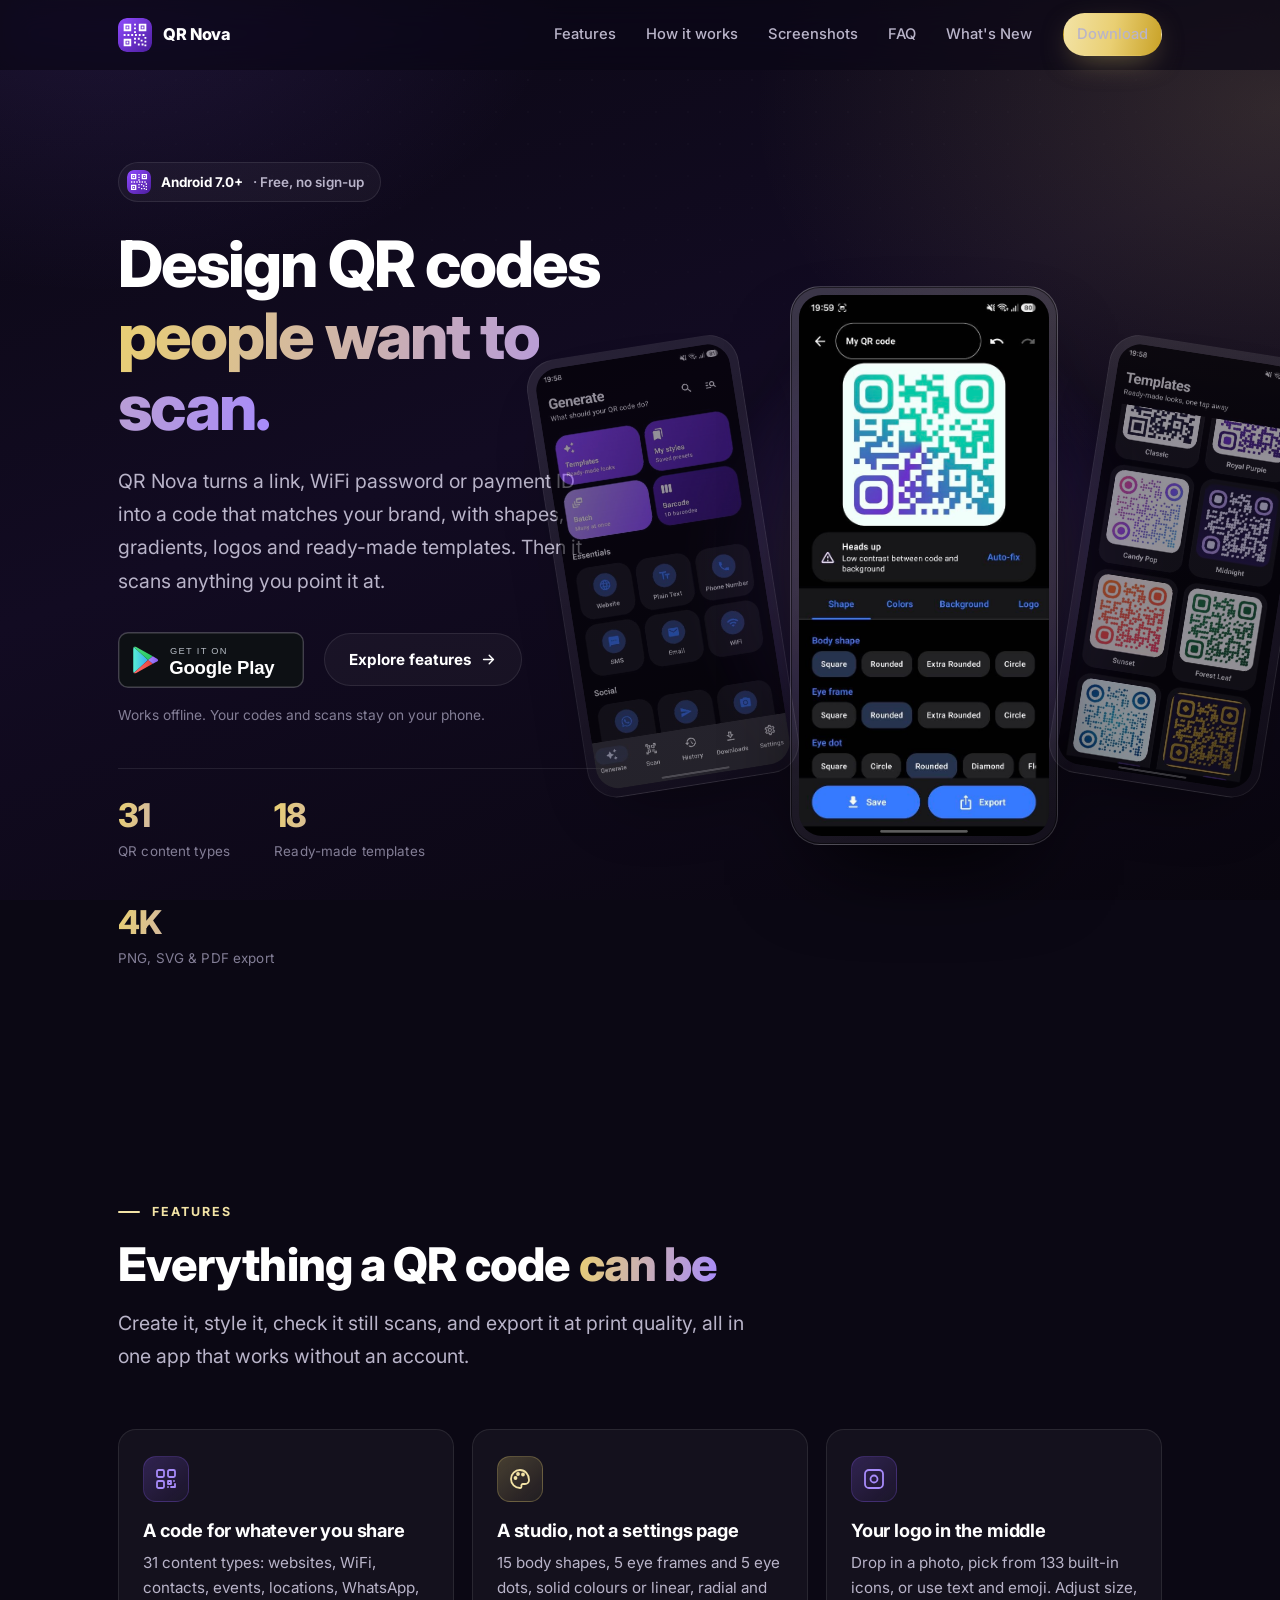
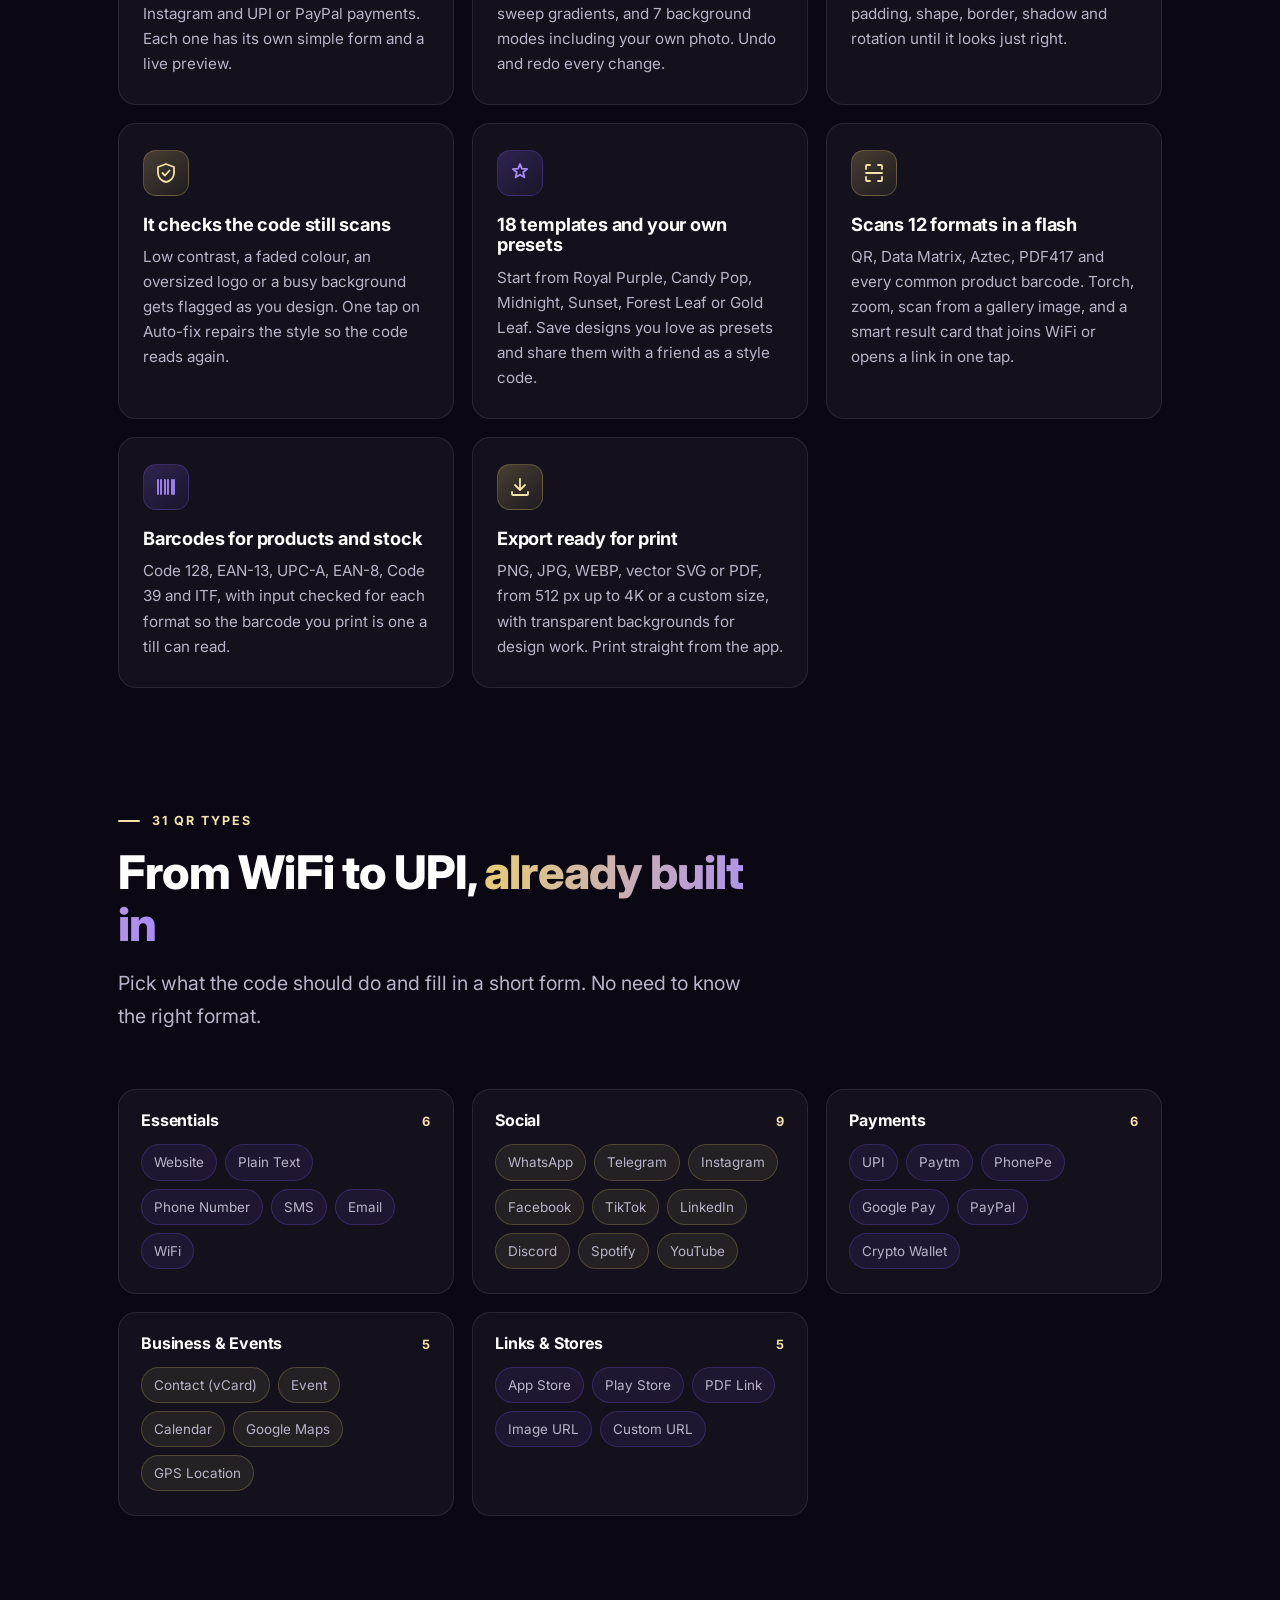
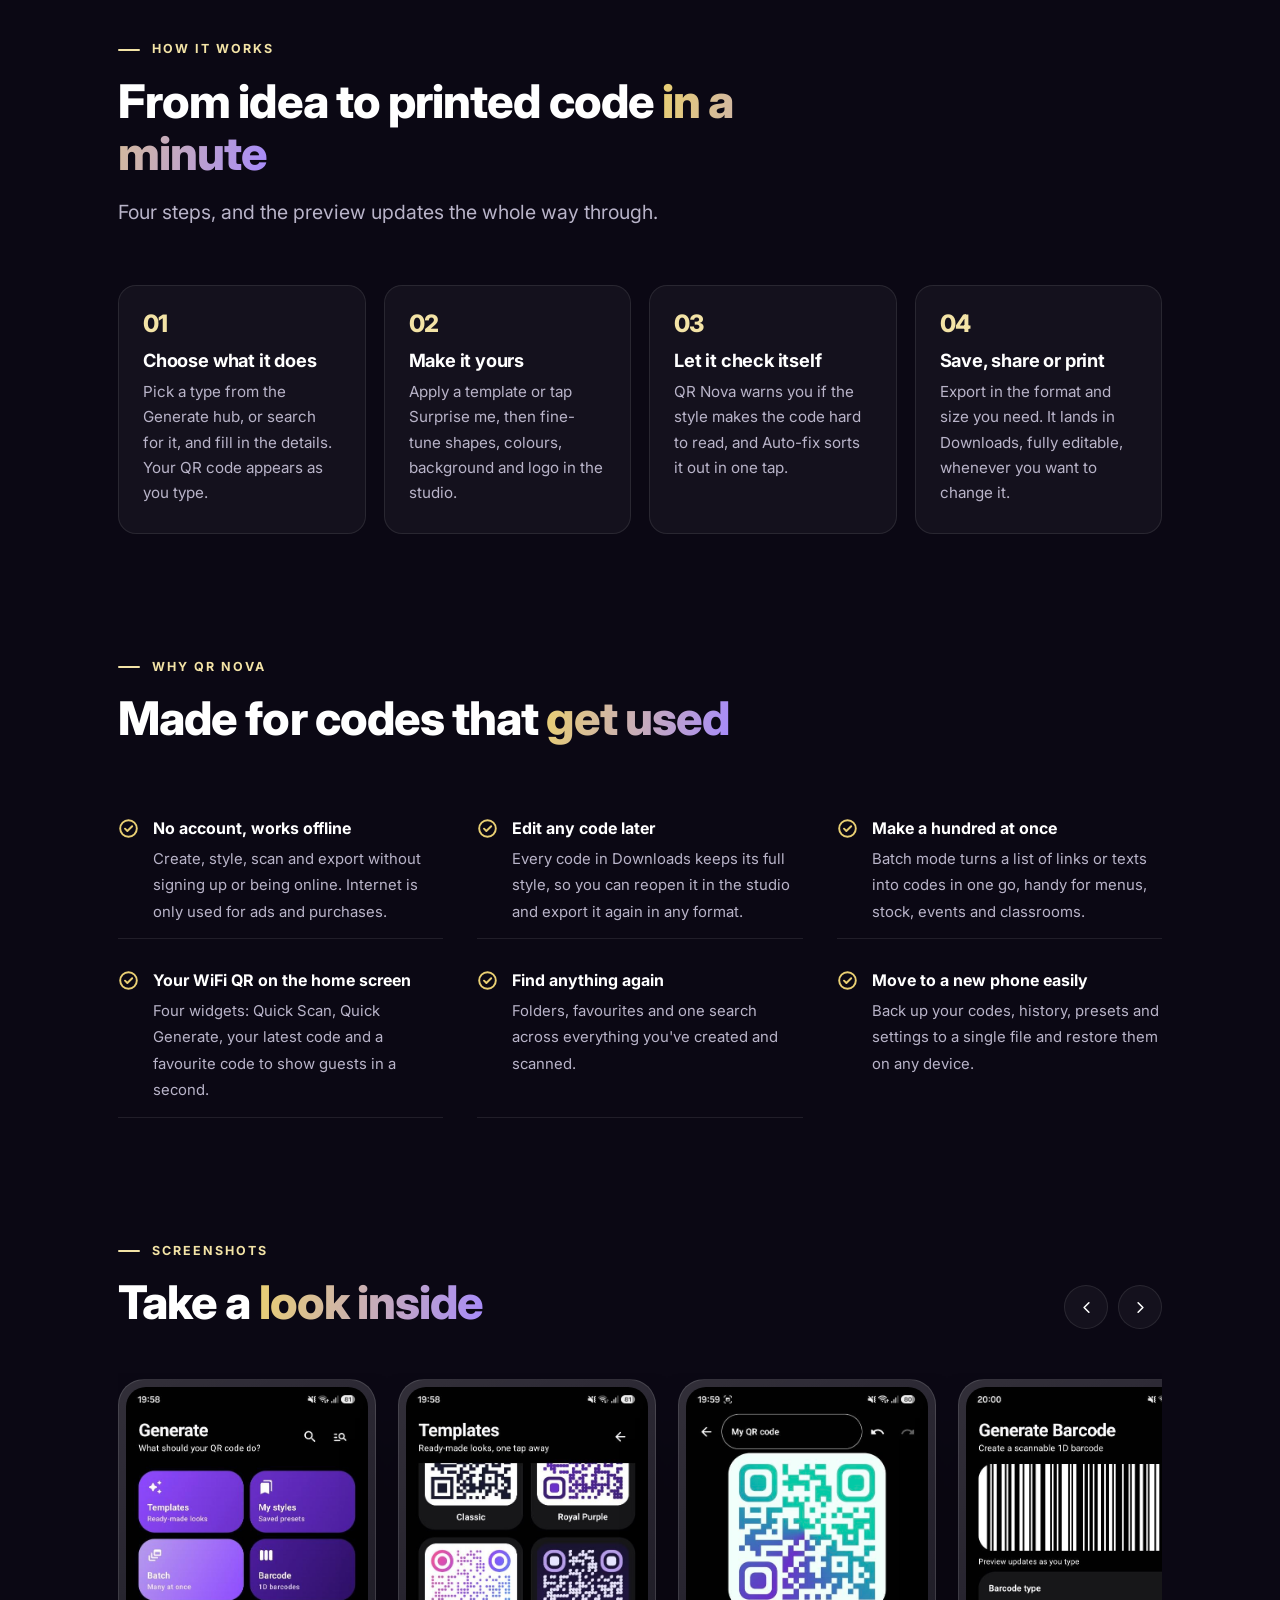
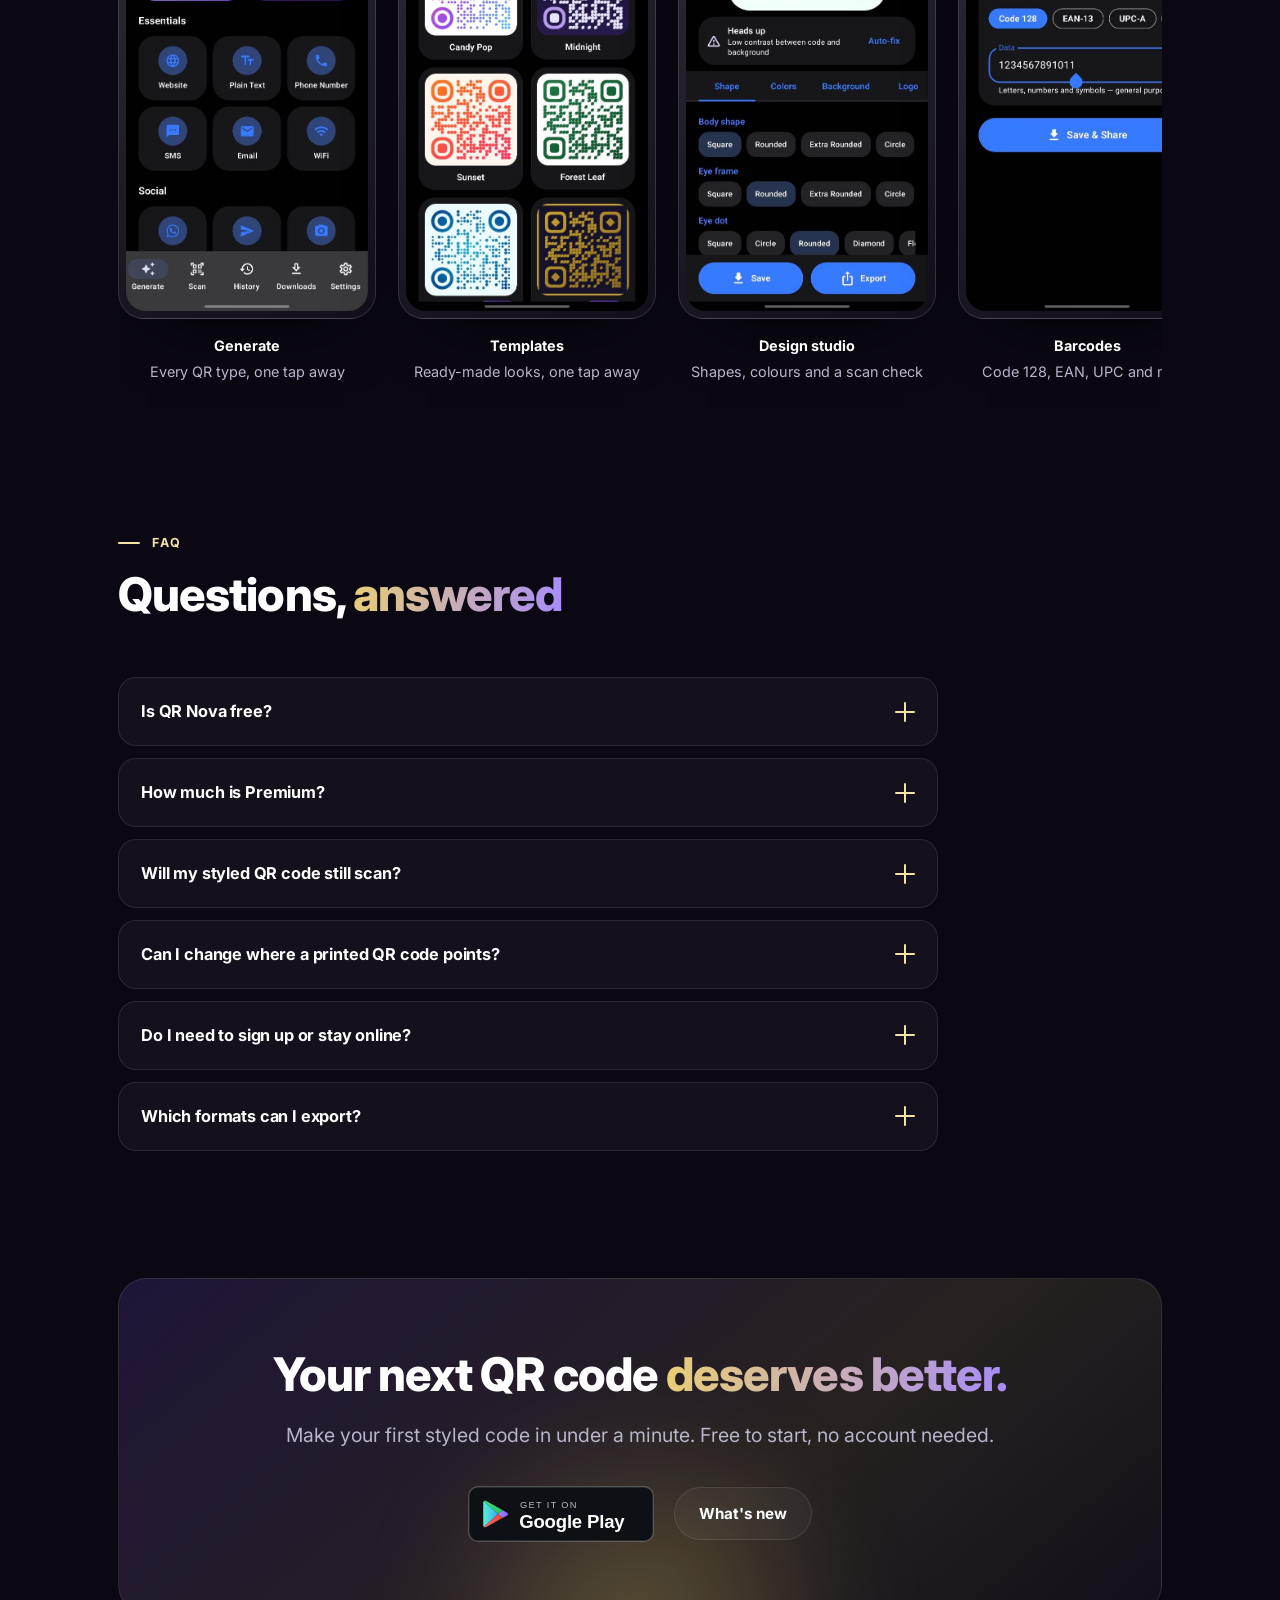
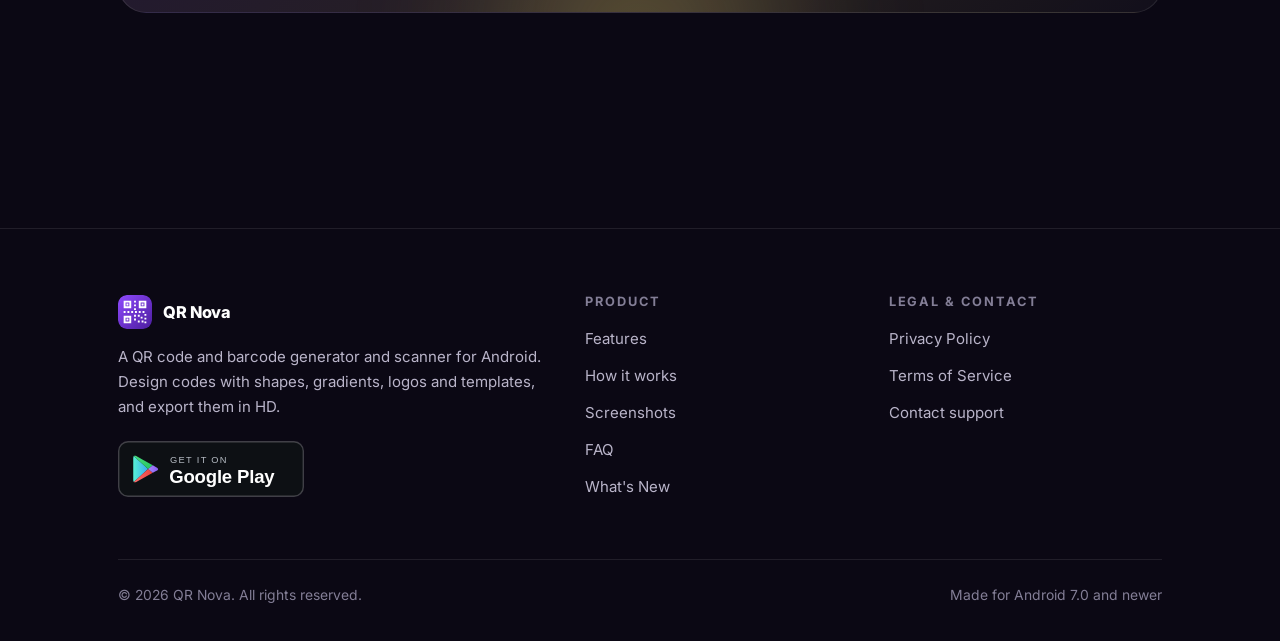
<file: index.html>
<!DOCTYPE html>
<html lang="en">
<head>
<meta charset="utf-8">
<meta name="viewport" content="width=device-width, initial-scale=1">
<title>QR Nova — Design QR Codes People Want to Scan</title>
<meta name="description" content="QR Nova is a QR code and barcode generator and scanner for Android. 31 QR types, a full design studio with shapes, gradients, logos and 18 templates, and HD export to PNG, SVG and PDF.">
<meta name="theme-color" content="#0b0814">
<link rel="canonical" href="https://edwardsundarsingh12-maker.github.io/QRNovaWeb/">
<meta property="og:type" content="website">
<meta property="og:title" content="QR Nova — Design QR Codes People Want to Scan">
<meta property="og:description" content="Create stylish QR codes with logos, gradients and templates, scan any code, and export in HD up to 4K. Free for Android.">
<meta property="og:image" content="https://edwardsundarsingh12-maker.github.io/QRNovaWeb/assets/og-image.jpg">
<meta property="og:url" content="https://edwardsundarsingh12-maker.github.io/QRNovaWeb/">
<meta name="twitter:card" content="summary_large_image">
<meta name="twitter:title" content="QR Nova — Design QR Codes People Want to Scan">
<meta name="twitter:description" content="Create stylish QR codes with logos, gradients and templates, scan any code, and export in HD up to 4K. Free for Android.">
<meta name="twitter:image" content="https://edwardsundarsingh12-maker.github.io/QRNovaWeb/assets/og-image.jpg">
<link rel="icon" href="assets/icon.svg" type="image/svg+xml">
<link rel="apple-touch-icon" href="assets/icon.png">
<link rel="preconnect" href="https://fonts.googleapis.com">
<link rel="preconnect" href="https://fonts.gstatic.com" crossorigin>
<link href="https://fonts.googleapis.com/css2?family=Inter:wght@400;500;600;700;800&display=swap" rel="stylesheet">
<link rel="stylesheet" href="styles.css">
</head>
<body>
<a class="skip-link" href="#main">Skip to content</a>

<header class="nav">
  <div class="wrap nav-inner">
    <a class="brand" href="index.html">
      <img src="assets/icon.svg" alt="" width="34" height="34">
      <span>QR Nova</span>
    </a>
    <button class="nav-toggle" type="button" aria-expanded="false" aria-controls="nav-links" aria-label="Toggle navigation menu">
      <svg class="ico-open" viewBox="0 0 24 24" fill="none" stroke="currentColor" stroke-width="2" stroke-linecap="round" aria-hidden="true"><path d="M3 6h18M3 12h18M3 18h18"/></svg>
      <svg class="ico-close" viewBox="0 0 24 24" fill="none" stroke="currentColor" stroke-width="2" stroke-linecap="round" aria-hidden="true"><path d="M6 6l12 12M18 6 6 18"/></svg>
    </button>
    <nav class="nav-links" id="nav-links" aria-label="Main">
      <a href="#features">Features</a>
      <a href="#workflow">How it works</a>
      <a href="#screenshots">Screenshots</a>
      <a href="#faq">FAQ</a>
      <a href="whats-new.html">What's New</a>
      <a class="btn btn-primary nav-cta" href="https://play.google.com/store/apps/details?id=com.qrnova.qrmaker">Download</a>
    </nav>
  </div>
</header>

<main id="main">

<!-- ============ HERO ============ -->
<section class="hero">
  <div class="wrap hero-grid">
    <div class="reveal">
      <span class="app-pill">
        <img src="assets/icon.svg" alt="" width="24" height="24">
        <b>Android 7.0+</b> · Free, no sign-up
      </span>
      <h1>Design QR codes <span class="grad">people want to scan.</span></h1>
      <p class="lead">QR Nova turns a link, WiFi password or payment ID into a code that matches your brand, with shapes, gradients, logos and ready-made templates. Then it scans anything you point it at.</p>
      <div class="hero-actions">
        <a class="badge-link" href="https://play.google.com/store/apps/details?id=com.qrnova.qrmaker">
          <img src="assets/badge-googleplay.svg" alt="Get it on Google Play" width="186" height="56">
        </a>
        <a class="btn btn-ghost" href="#features">Explore features <svg viewBox="0 0 24 24" fill="none" stroke="currentColor" stroke-width="2" stroke-linecap="round" stroke-linejoin="round" width="17" height="17" aria-hidden="true"><path d="M5 12h14M13 6l6 6-6 6"/></svg></a>
      </div>
      <p class="hero-note">Works offline. Your codes and scans stay on your phone.</p>
      <div class="stats">
        <div><div class="stat-n">31</div><div class="stat-l">QR content types</div></div>
        <div><div class="stat-n">18</div><div class="stat-l">Ready-made templates</div></div>
        <div><div class="stat-n">4K</div><div class="stat-l">PNG, SVG &amp; PDF export</div></div>
      </div>
    </div>
    <div class="phones reveal d2">
      <div class="phone behind left"><img src="assets/app-1.jpg" alt="QR Nova Generate hub with Templates, My styles, Batch and Barcode shortcuts" width="591" height="1280"></div>
      <div class="phone"><img src="assets/app-3.jpg" alt="QR Nova design studio showing a teal-to-purple gradient QR code with shape options" width="591" height="1280"></div>
      <div class="phone behind right"><img src="assets/app-2.jpg" alt="Template gallery with Candy Pop, Midnight, Sunset and Forest Leaf QR styles" width="591" height="1280"></div>
    </div>
  </div>
</section>

<!-- ============ FEATURES ============ -->
<section class="section" id="features">
  <div class="wrap">
    <div class="section-head reveal">
      <span class="eyebrow">Features</span>
      <h2>Everything a QR code <span class="grad">can be</span></h2>
      <p class="lead">Create it, style it, check it still scans, and export it at print quality, all in one app that works without an account.</p>
    </div>
    <div class="cards">
      <article class="card reveal">
        <div class="ico"><svg viewBox="0 0 24 24" fill="none" stroke="currentColor" stroke-width="1.8" stroke-linecap="round" stroke-linejoin="round" aria-hidden="true"><rect x="3" y="3" width="7" height="7" rx="1.5"/><rect x="14" y="3" width="7" height="7" rx="1.5"/><rect x="3" y="14" width="7" height="7" rx="1.5"/><path d="M14 14h3v3h-3zM20 14v.01M14 20h.01M17 20h4v-3"/></svg></div>
        <h3>A code for whatever you share</h3>
        <p>31 content types: websites, WiFi, contacts, events, locations, WhatsApp, Instagram and UPI or PayPal payments. Each one has its own simple form and a live preview.</p>
      </article>
      <article class="card reveal d1">
        <div class="ico"><svg viewBox="0 0 24 24" fill="none" stroke="currentColor" stroke-width="1.8" stroke-linecap="round" stroke-linejoin="round" aria-hidden="true"><path d="M12 3a9 9 0 1 0 0 18c1.1 0 1.7-.9 1.4-1.9-.3-1 .4-2.1 1.5-2.1H17a4 4 0 0 0 4-4c0-5.5-4-10-9-10Z"/><circle cx="7.5" cy="11" r="1"/><circle cx="10" cy="7" r="1"/><circle cx="15" cy="7.5" r="1"/></svg></div>
        <h3>A studio, not a settings page</h3>
        <p>15 body shapes, 5 eye frames and 5 eye dots, solid colours or linear, radial and sweep gradients, and 7 background modes including your own photo. Undo and redo every change.</p>
      </article>
      <article class="card reveal d2">
        <div class="ico"><svg viewBox="0 0 24 24" fill="none" stroke="currentColor" stroke-width="1.8" stroke-linecap="round" stroke-linejoin="round" aria-hidden="true"><rect x="3" y="3" width="18" height="18" rx="4"/><circle cx="12" cy="12" r="3.5"/></svg></div>
        <h3>Your logo in the middle</h3>
        <p>Drop in a photo, pick from 133 built-in icons, or use text and emoji. Adjust size, padding, shape, border, shadow and rotation until it looks just right.</p>
      </article>
      <article class="card reveal">
        <div class="ico"><svg viewBox="0 0 24 24" fill="none" stroke="currentColor" stroke-width="1.8" stroke-linecap="round" stroke-linejoin="round" aria-hidden="true"><path d="M12 3 4 6v6c0 4.5 3.4 8.3 8 9 4.6-.7 8-4.5 8-9V6Z"/><path d="m8.5 12 2.5 2.5 4.5-5"/></svg></div>
        <h3>It checks the code still scans</h3>
        <p>Low contrast, a faded colour, an oversized logo or a busy background gets flagged as you design. One tap on Auto-fix repairs the style so the code reads again.</p>
      </article>
      <article class="card reveal d1">
        <div class="ico"><svg viewBox="0 0 24 24" fill="none" stroke="currentColor" stroke-width="1.8" stroke-linecap="round" stroke-linejoin="round" aria-hidden="true"><path d="m12 3 1.9 4.6L19 8l-3.8 3.3 1.2 5L12 13.7 7.6 16.3l1.2-5L5 8l5.1-.4Z"/></svg></div>
        <h3>18 templates and your own presets</h3>
        <p>Start from Royal Purple, Candy Pop, Midnight, Sunset, Forest Leaf or Gold Leaf. Save designs you love as presets and share them with a friend as a style code.</p>
      </article>
      <article class="card reveal d2">
        <div class="ico"><svg viewBox="0 0 24 24" fill="none" stroke="currentColor" stroke-width="1.8" stroke-linecap="round" stroke-linejoin="round" aria-hidden="true"><path d="M4 8V5a1 1 0 0 1 1-1h3M16 4h3a1 1 0 0 1 1 1v3M20 16v3a1 1 0 0 1-1 1h-3M8 20H5a1 1 0 0 1-1-1v-3M4 12h16"/></svg></div>
        <h3>Scans 12 formats in a flash</h3>
        <p>QR, Data Matrix, Aztec, PDF417 and every common product barcode. Torch, zoom, scan from a gallery image, and a smart result card that joins WiFi or opens a link in one tap.</p>
      </article>
      <article class="card reveal">
        <div class="ico"><svg viewBox="0 0 24 24" fill="none" stroke="currentColor" stroke-width="1.8" stroke-linecap="round" stroke-linejoin="round" aria-hidden="true"><path d="M4 5v14M7 5v14M11 5v14M14 5v14M18 5v14M20 5v14"/></svg></div>
        <h3>Barcodes for products and stock</h3>
        <p>Code 128, EAN-13, UPC-A, EAN-8, Code 39 and ITF, with input checked for each format so the barcode you print is one a till can read.</p>
      </article>
      <article class="card reveal d1">
        <div class="ico"><svg viewBox="0 0 24 24" fill="none" stroke="currentColor" stroke-width="1.8" stroke-linecap="round" stroke-linejoin="round" aria-hidden="true"><path d="M12 4v11M7 10l5 5 5-5"/><path d="M4 17v2a1 1 0 0 0 1 1h14a1 1 0 0 0 1-1v-2"/></svg></div>
        <h3>Export ready for print</h3>
        <p>PNG, JPG, WEBP, vector SVG or PDF, from 512 px up to 4K or a custom size, with transparent backgrounds for design work. Print straight from the app.</p>
      </article>
    </div>
  </div>
</section>

<!-- ============ CONTENT TYPES ============ -->
<section class="section" style="padding-top:0">
  <div class="wrap">
    <div class="section-head reveal">
      <span class="eyebrow">31 QR types</span>
      <h2>From WiFi to UPI, <span class="grad">already built in</span></h2>
      <p class="lead">Pick what the code should do and fill in a short form. No need to know the right format.</p>
    </div>
    <div class="type-groups">
      <div class="type-group reveal"><h3>Essentials <small>6</small></h3><ul class="chips"><li>Website</li><li>Plain Text</li><li>Phone Number</li><li>SMS</li><li>Email</li><li>WiFi</li></ul></div>
      <div class="type-group reveal d1"><h3>Social <small>9</small></h3><ul class="chips"><li>WhatsApp</li><li>Telegram</li><li>Instagram</li><li>Facebook</li><li>TikTok</li><li>LinkedIn</li><li>Discord</li><li>Spotify</li><li>YouTube</li></ul></div>
      <div class="type-group reveal d2"><h3>Payments <small>6</small></h3><ul class="chips"><li>UPI</li><li>Paytm</li><li>PhonePe</li><li>Google Pay</li><li>PayPal</li><li>Crypto Wallet</li></ul></div>
      <div class="type-group reveal"><h3>Business &amp; Events <small>5</small></h3><ul class="chips"><li>Contact (vCard)</li><li>Event</li><li>Calendar</li><li>Google Maps</li><li>GPS Location</li></ul></div>
      <div class="type-group reveal d1"><h3>Links &amp; Stores <small>5</small></h3><ul class="chips"><li>App Store</li><li>Play Store</li><li>PDF Link</li><li>Image URL</li><li>Custom URL</li></ul></div>
    </div>
  </div>
</section>

<!-- ============ WORKFLOW ============ -->
<section class="section" id="workflow" style="padding-top:0">
  <div class="wrap">
    <div class="section-head reveal">
      <span class="eyebrow">How it works</span>
      <h2>From idea to printed code <span class="grad">in a minute</span></h2>
      <p class="lead">Four steps, and the preview updates the whole way through.</p>
    </div>
    <div class="steps">
      <div class="step reveal"><h3>Choose what it does</h3><p>Pick a type from the Generate hub, or search for it, and fill in the details. Your QR code appears as you type.</p></div>
      <div class="step reveal d1"><h3>Make it yours</h3><p>Apply a template or tap Surprise me, then fine-tune shapes, colours, background and logo in the studio.</p></div>
      <div class="step reveal d2"><h3>Let it check itself</h3><p>QR Nova warns you if the style makes the code hard to read, and Auto-fix sorts it out in one tap.</p></div>
      <div class="step reveal d3"><h3>Save, share or print</h3><p>Export in the format and size you need. It lands in Downloads, fully editable, whenever you want to change it.</p></div>
    </div>
  </div>
</section>

<!-- ============ BENEFITS ============ -->
<section class="section" style="padding-top:0">
  <div class="wrap">
    <div class="section-head reveal">
      <span class="eyebrow">Why QR Nova</span>
      <h2>Made for codes that <span class="grad">get used</span></h2>
    </div>
    <div class="benefit-grid">
      <div class="check-row reveal"><svg viewBox="0 0 24 24" fill="none" stroke="currentColor" stroke-width="2.2" stroke-linecap="round" stroke-linejoin="round" aria-hidden="true"><circle cx="12" cy="12" r="9.5"/><path d="m8 12.2 2.7 2.7L16.2 9.4"/></svg><div><b>No account, works offline</b><span>Create, style, scan and export without signing up or being online. Internet is only used for ads and purchases.</span></div></div>
      <div class="check-row reveal"><svg viewBox="0 0 24 24" fill="none" stroke="currentColor" stroke-width="2.2" stroke-linecap="round" stroke-linejoin="round" aria-hidden="true"><circle cx="12" cy="12" r="9.5"/><path d="m8 12.2 2.7 2.7L16.2 9.4"/></svg><div><b>Edit any code later</b><span>Every code in Downloads keeps its full style, so you can reopen it in the studio and export it again in any format.</span></div></div>
      <div class="check-row reveal"><svg viewBox="0 0 24 24" fill="none" stroke="currentColor" stroke-width="2.2" stroke-linecap="round" stroke-linejoin="round" aria-hidden="true"><circle cx="12" cy="12" r="9.5"/><path d="m8 12.2 2.7 2.7L16.2 9.4"/></svg><div><b>Make a hundred at once</b><span>Batch mode turns a list of links or texts into codes in one go, handy for menus, stock, events and classrooms.</span></div></div>
      <div class="check-row reveal"><svg viewBox="0 0 24 24" fill="none" stroke="currentColor" stroke-width="2.2" stroke-linecap="round" stroke-linejoin="round" aria-hidden="true"><circle cx="12" cy="12" r="9.5"/><path d="m8 12.2 2.7 2.7L16.2 9.4"/></svg><div><b>Your WiFi QR on the home screen</b><span>Four widgets: Quick Scan, Quick Generate, your latest code and a favourite code to show guests in a second.</span></div></div>
      <div class="check-row reveal"><svg viewBox="0 0 24 24" fill="none" stroke="currentColor" stroke-width="2.2" stroke-linecap="round" stroke-linejoin="round" aria-hidden="true"><circle cx="12" cy="12" r="9.5"/><path d="m8 12.2 2.7 2.7L16.2 9.4"/></svg><div><b>Find anything again</b><span>Folders, favourites and one search across everything you've created and scanned.</span></div></div>
      <div class="check-row reveal"><svg viewBox="0 0 24 24" fill="none" stroke="currentColor" stroke-width="2.2" stroke-linecap="round" stroke-linejoin="round" aria-hidden="true"><circle cx="12" cy="12" r="9.5"/><path d="m8 12.2 2.7 2.7L16.2 9.4"/></svg><div><b>Move to a new phone easily</b><span>Back up your codes, history, presets and settings to a single file and restore them on any device.</span></div></div>
    </div>
  </div>
</section>

<!-- ============ SCREENSHOTS ============ -->
<section class="section" id="screenshots" style="padding-top:0">
  <div class="wrap">
    <div class="shots-head">
      <div class="section-head reveal" style="margin-bottom:0">
        <span class="eyebrow">Screenshots</span>
        <h2>Take a <span class="grad">look inside</span></h2>
      </div>
      <div class="car-nav">
        <button class="car-btn" type="button" data-car="prev" aria-label="Previous screenshot"><svg viewBox="0 0 24 24" fill="none" stroke="currentColor" stroke-width="2" stroke-linecap="round" stroke-linejoin="round" aria-hidden="true"><path d="M15 6l-6 6 6 6"/></svg></button>
        <button class="car-btn" type="button" data-car="next" aria-label="Next screenshot"><svg viewBox="0 0 24 24" fill="none" stroke="currentColor" stroke-width="2" stroke-linecap="round" stroke-linejoin="round" aria-hidden="true"><path d="M9 6l6 6-6 6"/></svg></button>
      </div>
    </div>
    <div class="carousel" id="carousel">
      <figure class="shot" style="margin:0">
        <div class="shot-frame"><img src="assets/app-1.jpg" alt="Generate hub with Templates, My styles, Batch and Barcode tiles above Essentials types like Website, WiFi and Email" width="591" height="1280" loading="lazy"></div>
        <figcaption class="shot-cap"><b>Generate</b>Every QR type, one tap away</figcaption>
      </figure>
      <figure class="shot" style="margin:0">
        <div class="shot-frame"><img src="assets/app-2.jpg" alt="Templates gallery with Classic, Royal Purple, Candy Pop, Midnight, Sunset and Forest Leaf QR designs" width="591" height="1280" loading="lazy"></div>
        <figcaption class="shot-cap"><b>Templates</b>Ready-made looks, one tap away</figcaption>
      </figure>
      <figure class="shot" style="margin:0">
        <div class="shot-frame"><img src="assets/app-3.jpg" alt="Design studio with a gradient QR code, a low-contrast warning with Auto-fix, and body shape, eye frame and eye dot options" width="591" height="1280" loading="lazy"></div>
        <figcaption class="shot-cap"><b>Design studio</b>Shapes, colours and a scan check</figcaption>
      </figure>
      <figure class="shot" style="margin:0">
        <div class="shot-frame"><img src="assets/app-4.jpg" alt="Generate Barcode screen showing a Code 128 barcode with type chips for EAN-13 and UPC-A" width="591" height="1280" loading="lazy"></div>
        <figcaption class="shot-cap"><b>Barcodes</b>Code 128, EAN, UPC and more</figcaption>
      </figure>
    </div>
  </div>
</section>

<!-- ============ FAQ ============ -->
<section class="section" id="faq" style="padding-top:0">
  <div class="wrap">
    <div class="section-head reveal">
      <span class="eyebrow">FAQ</span>
      <h2>Questions, <span class="grad">answered</span></h2>
    </div>
    <div class="faq reveal">
      <details>
        <summary>Is QR Nova free? <span class="plus" aria-hidden="true"></span></summary>
        <p>Yes. Every QR type, the full design studio, the scanner, barcodes, batch mode, widgets and exports up to 1024 px are free, with ads. Premium removes ads and unlocks HD and 4K exports, all Pro templates and unlimited saved presets. Free users can also unlock a single HD export, Pro template or extra preset by watching a short ad.</p>
      </details>
      <details>
        <summary>How much is Premium? <span class="plus" aria-hidden="true"></span></summary>
        <p>Choose monthly, yearly or a one-time lifetime purchase, all through Google Play. Prices are shown in your local currency in the app, and you can restore a purchase on a new phone with the same Google account.</p>
      </details>
      <details>
        <summary>Will my styled QR code still scan? <span class="plus" aria-hidden="true"></span></summary>
        <p>QR Nova checks this for you while you design. If the contrast is too low, a colour is too faint, the logo is too large or the background is too busy, you'll see a warning, and Auto-fix adjusts the style so the code reads reliably. For heavy styling, setting error correction to H (30%) gives extra headroom.</p>
      </details>
      <details>
        <summary>Can I change where a printed QR code points? <span class="plus" aria-hidden="true"></span></summary>
        <p>No. QR Nova creates static codes: the content is stored inside the code itself, so it works forever without any server, but it can't be redirected after printing. If you may need to change it, point the code at a page you control.</p>
      </details>
      <details>
        <summary>Do I need to sign up or stay online? <span class="plus" aria-hidden="true"></span></summary>
        <p>No account is needed, and creating, styling, scanning and exporting all work offline. Your codes, scans and presets are stored only on your phone. An internet connection is used just to show ads and handle purchases.</p>
      </details>
      <details>
        <summary>Which formats can I export? <span class="plus" aria-hidden="true"></span></summary>
        <p>PNG, JPG, WEBP, vector SVG and PDF, in 512, 1024, 2048 (HD) or 4096 px (4K), or any custom size from 128 to 8192 px. PNG, WEBP and SVG support transparent backgrounds.</p>
      </details>
    </div>
  </div>
</section>

<!-- ============ CTA ============ -->
<section class="section" style="padding-top:0">
  <div class="wrap">
    <div class="cta-band reveal">
      <h2>Your next QR code <span class="grad">deserves better.</span></h2>
      <p class="lead">Make your first styled code in under a minute. Free to start, no account needed.</p>
      <div class="cta-actions">
        <a class="badge-link" href="https://play.google.com/store/apps/details?id=com.qrnova.qrmaker">
          <img src="assets/badge-googleplay.svg" alt="Get it on Google Play" width="186" height="56" loading="lazy">
        </a>
        <a class="btn btn-ghost" href="whats-new.html">What's new</a>
      </div>
    </div>
  </div>
</section>

</main>

<footer class="footer">
  <div class="wrap">
    <div class="footer-grid">
      <div class="footer-brand">
        <a class="brand" href="index.html">
          <img src="assets/icon.svg" alt="" width="34" height="34">
          <span>QR Nova</span>
        </a>
        <p>A QR code and barcode generator and scanner for Android. Design codes with shapes, gradients, logos and templates, and export them in HD.</p>
        <div class="footer-badges">
          <a class="badge-link" href="https://play.google.com/store/apps/details?id=com.qrnova.qrmaker">
            <img src="assets/badge-googleplay.svg" alt="Get it on Google Play" width="186" height="56" loading="lazy">
          </a>
        </div>
      </div>
      <div>
        <h4>Product</h4>
        <ul>
          <li><a href="index.html#features">Features</a></li>
          <li><a href="index.html#workflow">How it works</a></li>
          <li><a href="index.html#screenshots">Screenshots</a></li>
          <li><a href="index.html#faq">FAQ</a></li>
          <li><a href="whats-new.html">What's New</a></li>
        </ul>
      </div>
      <div>
        <h4>Legal &amp; contact</h4>
        <ul>
          <li><a href="privacy.html">Privacy Policy</a></li>
          <li><a href="terms.html">Terms of Service</a></li>
          <li><a href="mailto:edwardsundarsingh12@gmail.com">Contact support</a></li>
        </ul>
      </div>
    </div>
    <div class="footer-bottom">
      <span>&copy; <span data-year>2026</span> QR Nova. All rights reserved.</span>
      <span>Made for Android 7.0 and newer</span>
    </div>
  </div>
</footer>

<script src="app.js" defer></script>
</body>
</html>
</file>
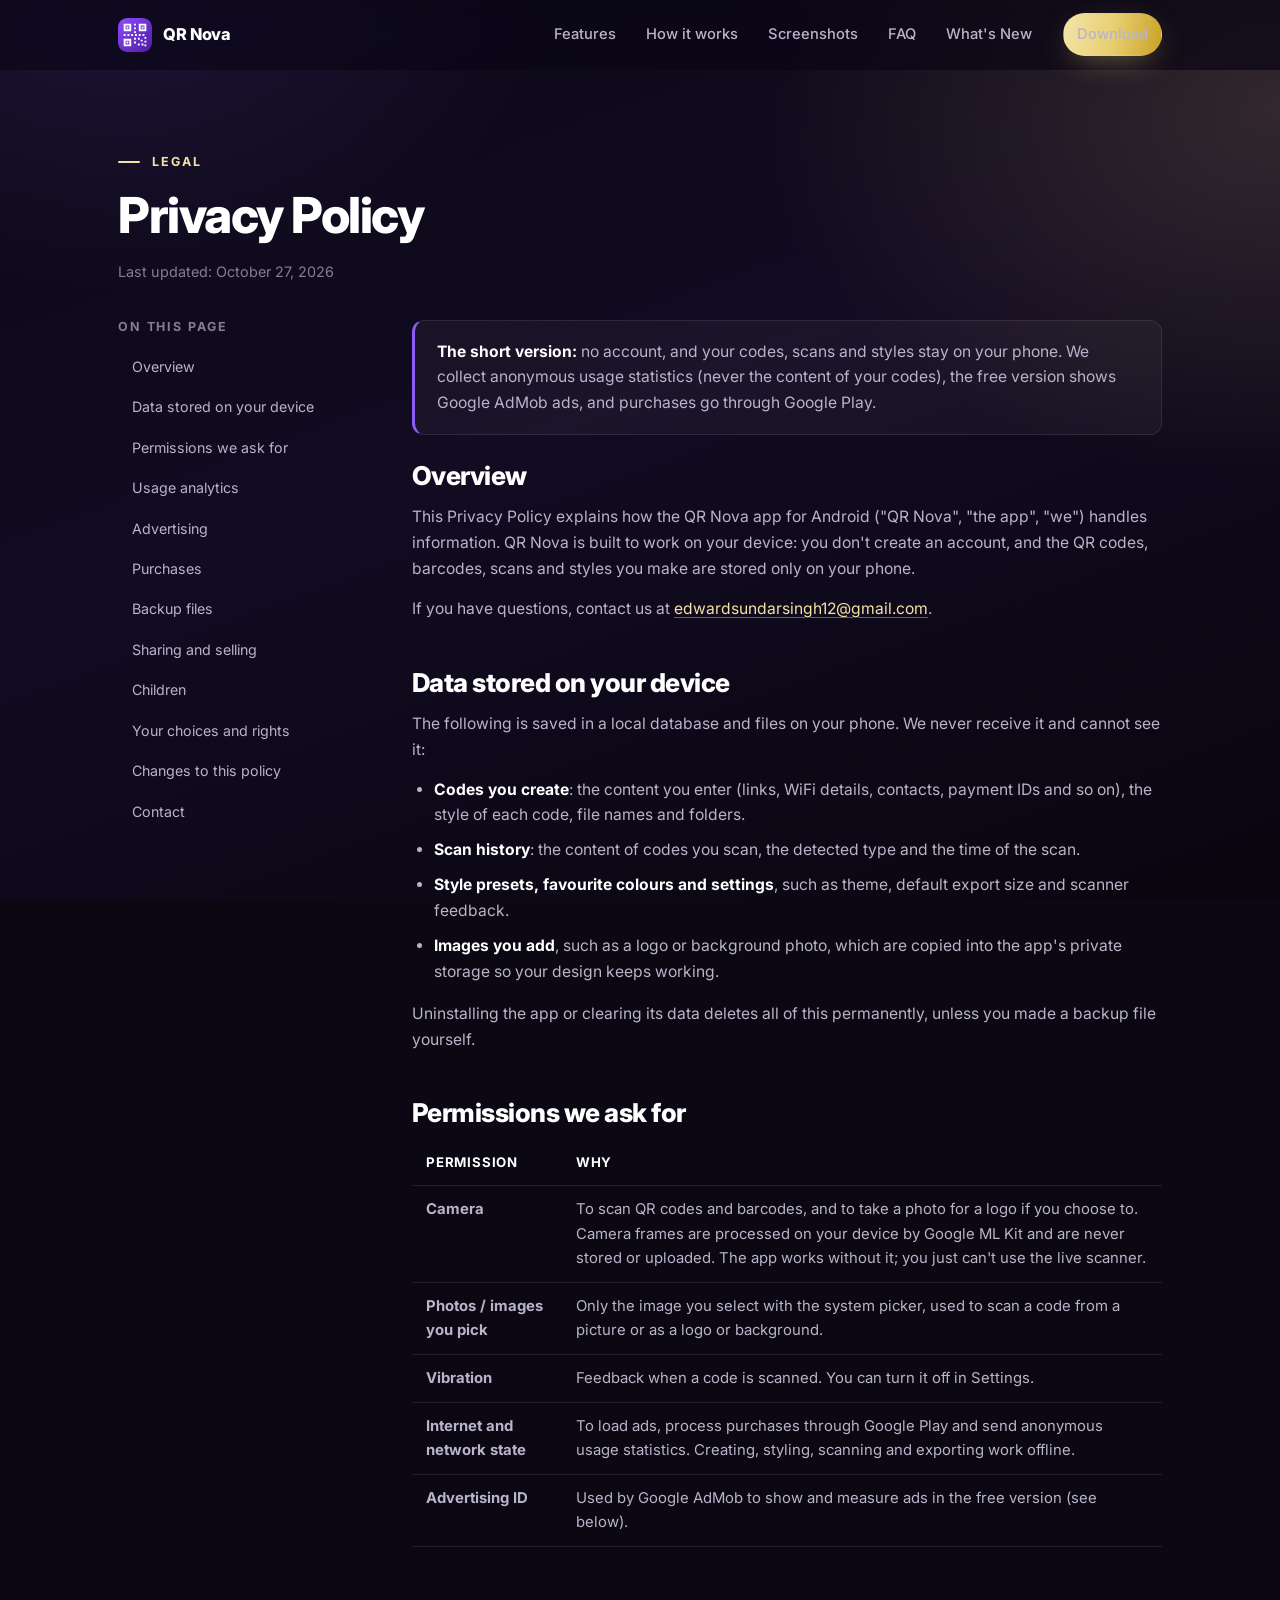
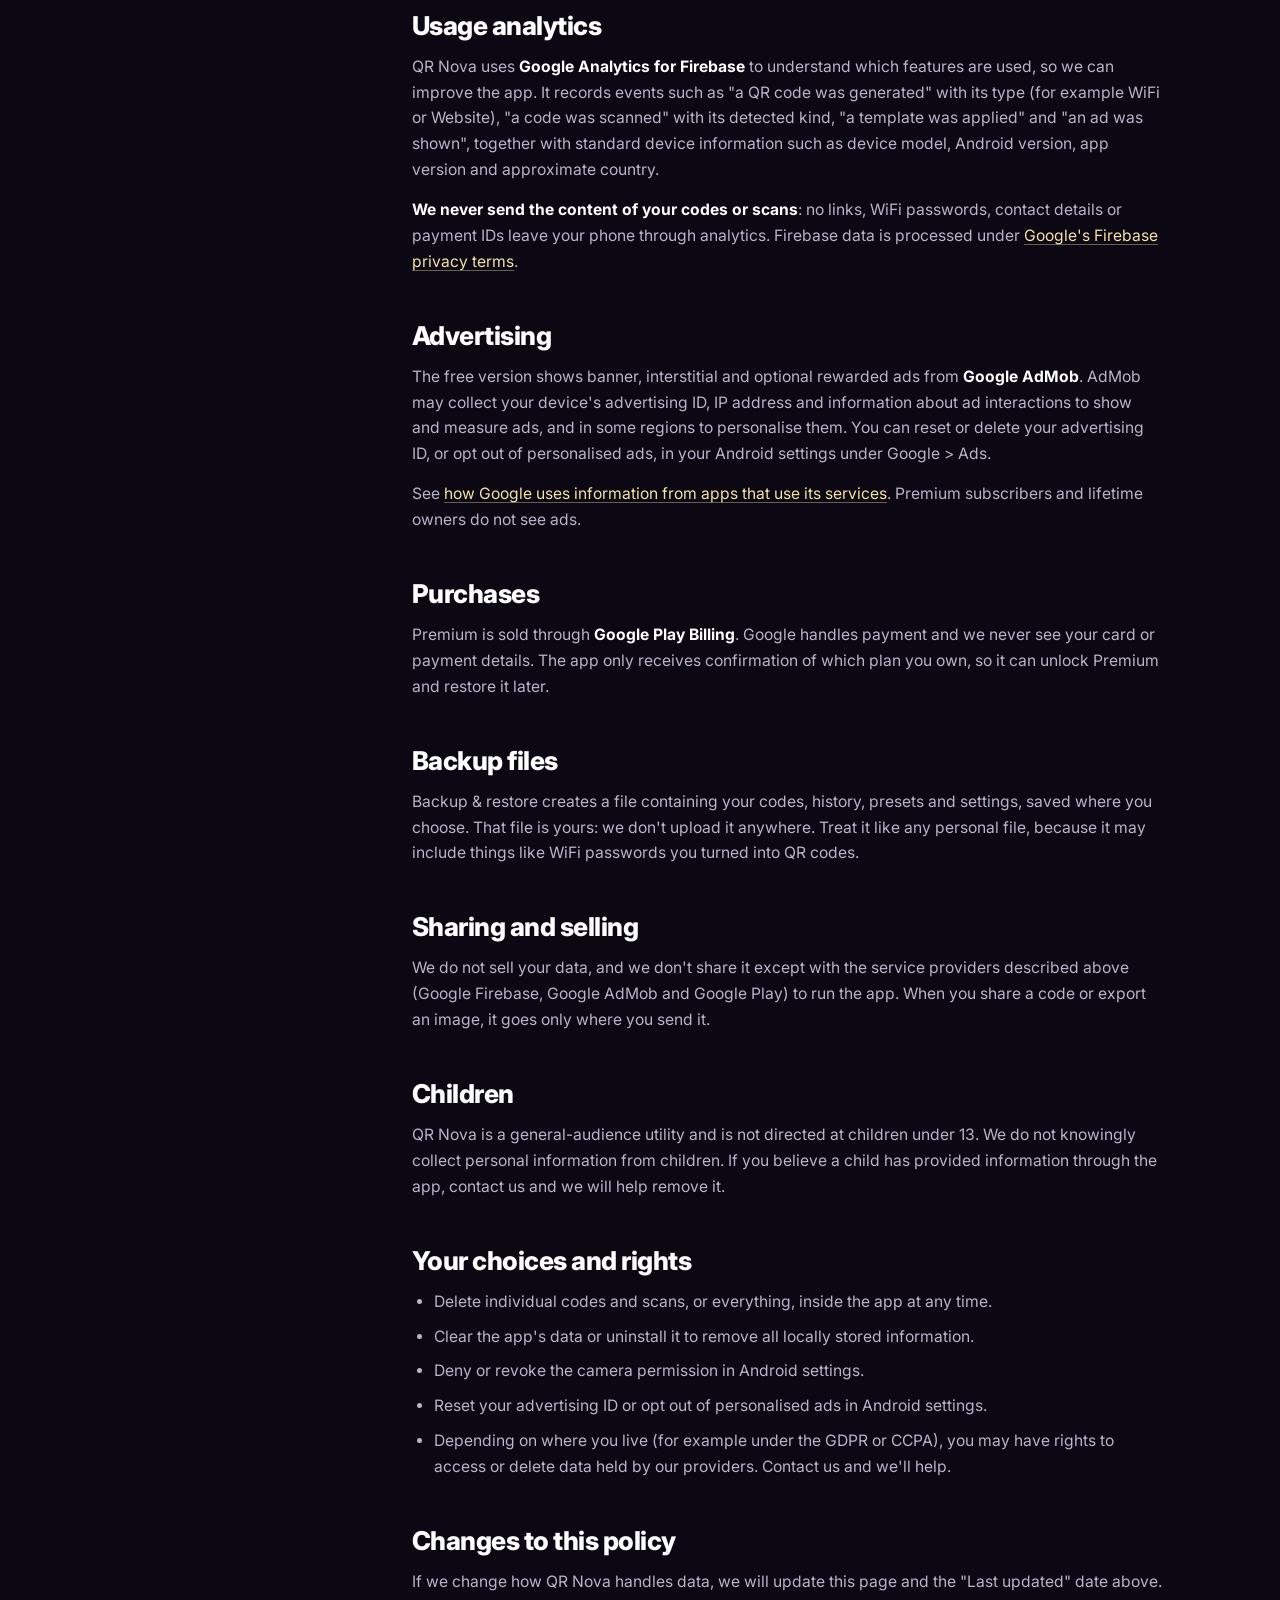
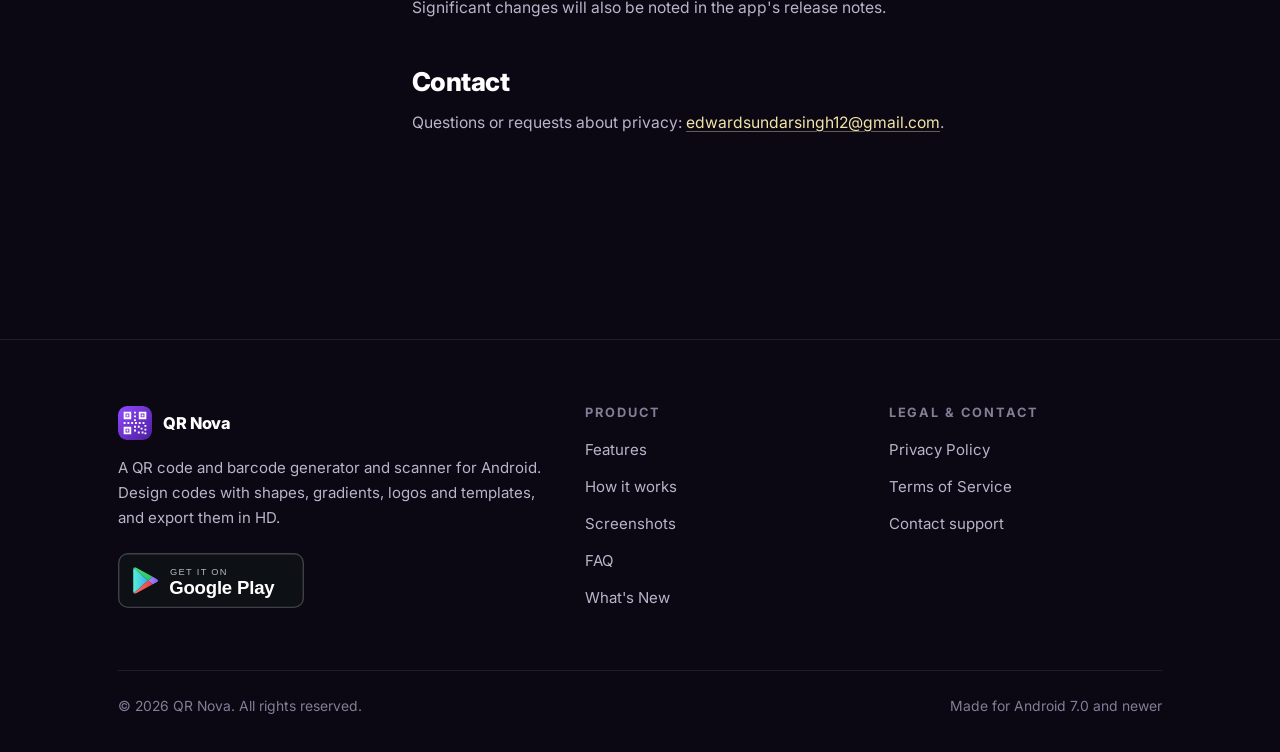
<file: privacy.html>
<!DOCTYPE html>
<html lang="en">
<head>
<meta charset="utf-8">
<meta name="viewport" content="width=device-width, initial-scale=1">
<title>Privacy Policy — QR Nova</title>
<meta name="description" content="How QR Nova handles your data: codes and scans stay on your phone, with anonymous usage analytics, AdMob ads in the free version and Google Play for purchases.">
<meta name="theme-color" content="#0b0814">
<link rel="canonical" href="https://edwardsundarsingh12-maker.github.io/QRNovaWeb/privacy.html">
<meta property="og:type" content="website">
<meta property="og:title" content="Privacy Policy — QR Nova">
<meta property="og:description" content="How QR Nova handles your data: codes and scans stay on your phone, with anonymous usage analytics, AdMob ads in the free version and Google Play for purchases.">
<meta property="og:image" content="https://edwardsundarsingh12-maker.github.io/QRNovaWeb/assets/og-image.jpg">
<meta property="og:url" content="https://edwardsundarsingh12-maker.github.io/QRNovaWeb/privacy.html">
<link rel="icon" href="assets/icon.svg" type="image/svg+xml">
<link rel="apple-touch-icon" href="assets/icon.png">
<link rel="preconnect" href="https://fonts.googleapis.com">
<link rel="preconnect" href="https://fonts.gstatic.com" crossorigin>
<link href="https://fonts.googleapis.com/css2?family=Inter:wght@400;500;600;700;800&display=swap" rel="stylesheet">
<link rel="stylesheet" href="styles.css">
</head>
<body>
<a class="skip-link" href="#main">Skip to content</a>

<header class="nav">
  <div class="wrap nav-inner">
    <a class="brand" href="index.html">
      <img src="assets/icon.svg" alt="" width="34" height="34">
      <span>QR Nova</span>
    </a>
    <button class="nav-toggle" type="button" aria-expanded="false" aria-controls="nav-links" aria-label="Toggle navigation menu">
      <svg class="ico-open" viewBox="0 0 24 24" fill="none" stroke="currentColor" stroke-width="2" stroke-linecap="round" aria-hidden="true"><path d="M3 6h18M3 12h18M3 18h18"/></svg>
      <svg class="ico-close" viewBox="0 0 24 24" fill="none" stroke="currentColor" stroke-width="2" stroke-linecap="round" aria-hidden="true"><path d="M6 6l12 12M18 6 6 18"/></svg>
    </button>
    <nav class="nav-links" id="nav-links" aria-label="Main">
      <a href="index.html#features">Features</a>
      <a href="index.html#workflow">How it works</a>
      <a href="index.html#screenshots">Screenshots</a>
      <a href="index.html#faq">FAQ</a>
      <a href="whats-new.html">What's New</a>
      <a class="btn btn-primary nav-cta" href="https://play.google.com/store/apps/details?id=com.qrnova.qrmaker">Download</a>
    </nav>
  </div>
</header>

<main id="main">
<section class="legal-hero">
  <div class="wrap">
    <span class="eyebrow">Legal</span>
    <h1>Privacy Policy</h1>
    <p class="updated">Last updated: October 27, 2026</p>
  </div>
</section>
<div class="wrap legal-layout">
  <aside class="toc" aria-label="On this page">
    <h4>On this page</h4>
    <ol>
          <li><a href="#overview">Overview</a></li>
          <li><a href="#on-device">Data stored on your device</a></li>
          <li><a href="#permissions">Permissions we ask for</a></li>
          <li><a href="#analytics">Usage analytics</a></li>
          <li><a href="#ads">Advertising</a></li>
          <li><a href="#purchases">Purchases</a></li>
          <li><a href="#backup">Backup files</a></li>
          <li><a href="#sharing">Sharing and selling</a></li>
          <li><a href="#children">Children</a></li>
          <li><a href="#rights">Your choices and rights</a></li>
          <li><a href="#changes">Changes to this policy</a></li>
          <li><a href="#contact">Contact</a></li>
    </ol>
  </aside>
  <article class="prose">
    <div class="callout"><p><b>The short version:</b> no account, and your codes, scans and styles stay on your phone. We collect anonymous usage statistics (never the content of your codes), the free version shows Google AdMob ads, and purchases go through Google Play.</p></div>
      <h2 id="overview">Overview</h2>
      <p>This Privacy Policy explains how the QR Nova app for Android ("QR Nova", "the app", "we") handles information. QR Nova is built to work on your device: you don't create an account, and the QR codes, barcodes, scans and styles you make are stored only on your phone.</p>
      <p>If you have questions, contact us at <a href="mailto:edwardsundarsingh12@gmail.com">edwardsundarsingh12@gmail.com</a>.</p>
      <h2 id="on-device">Data stored on your device</h2>
      <p>The following is saved in a local database and files on your phone. We never receive it and cannot see it:</p>
      <ul>
        <li><b>Codes you create</b>: the content you enter (links, WiFi details, contacts, payment IDs and so on), the style of each code, file names and folders.</li>
        <li><b>Scan history</b>: the content of codes you scan, the detected type and the time of the scan.</li>
        <li><b>Style presets, favourite colours and settings</b>, such as theme, default export size and scanner feedback.</li>
        <li><b>Images you add</b>, such as a logo or background photo, which are copied into the app's private storage so your design keeps working.</li>
      </ul>
      <p>Uninstalling the app or clearing its data deletes all of this permanently, unless you made a backup file yourself.</p>
      <h2 id="permissions">Permissions we ask for</h2>
      <div class="table-scroll"><table>
        <thead><tr><th>Permission</th><th>Why</th></tr></thead>
        <tbody>
          <tr><td><b>Camera</b></td><td>To scan QR codes and barcodes, and to take a photo for a logo if you choose to. Camera frames are processed on your device by Google ML Kit and are never stored or uploaded. The app works without it; you just can't use the live scanner.</td></tr>
          <tr><td><b>Photos / images you pick</b></td><td>Only the image you select with the system picker, used to scan a code from a picture or as a logo or background.</td></tr>
          <tr><td><b>Vibration</b></td><td>Feedback when a code is scanned. You can turn it off in Settings.</td></tr>
          <tr><td><b>Internet and network state</b></td><td>To load ads, process purchases through Google Play and send anonymous usage statistics. Creating, styling, scanning and exporting work offline.</td></tr>
          <tr><td><b>Advertising ID</b></td><td>Used by Google AdMob to show and measure ads in the free version (see below).</td></tr>
        </tbody>
      </table></div>
      <h2 id="analytics">Usage analytics</h2>
      <p>QR Nova uses <b>Google Analytics for Firebase</b> to understand which features are used, so we can improve the app. It records events such as "a QR code was generated" with its type (for example WiFi or Website), "a code was scanned" with its detected kind, "a template was applied" and "an ad was shown", together with standard device information such as device model, Android version, app version and approximate country.</p>
      <p><b>We never send the content of your codes or scans</b>: no links, WiFi passwords, contact details or payment IDs leave your phone through analytics. Firebase data is processed under <a href="https://firebase.google.com/support/privacy" rel="noopener">Google's Firebase privacy terms</a>.</p>
      <h2 id="ads">Advertising</h2>
      <p>The free version shows banner, interstitial and optional rewarded ads from <b>Google AdMob</b>. AdMob may collect your device's advertising ID, IP address and information about ad interactions to show and measure ads, and in some regions to personalise them. You can reset or delete your advertising ID, or opt out of personalised ads, in your Android settings under Google &gt; Ads.</p>
      <p>See <a href="https://policies.google.com/technologies/ads" rel="noopener">how Google uses information from apps that use its services</a>. Premium subscribers and lifetime owners do not see ads.</p>
      <h2 id="purchases">Purchases</h2>
      <p>Premium is sold through <b>Google Play Billing</b>. Google handles payment and we never see your card or payment details. The app only receives confirmation of which plan you own, so it can unlock Premium and restore it later.</p>
      <h2 id="backup">Backup files</h2>
      <p>Backup &amp; restore creates a file containing your codes, history, presets and settings, saved where you choose. That file is yours: we don't upload it anywhere. Treat it like any personal file, because it may include things like WiFi passwords you turned into QR codes.</p>
      <h2 id="sharing">Sharing and selling</h2>
      <p>We do not sell your data, and we don't share it except with the service providers described above (Google Firebase, Google AdMob and Google Play) to run the app. When you share a code or export an image, it goes only where you send it.</p>
      <h2 id="children">Children</h2>
      <p>QR Nova is a general-audience utility and is not directed at children under 13. We do not knowingly collect personal information from children. If you believe a child has provided information through the app, contact us and we will help remove it.</p>
      <h2 id="rights">Your choices and rights</h2>
      <ul>
        <li>Delete individual codes and scans, or everything, inside the app at any time.</li>
        <li>Clear the app's data or uninstall it to remove all locally stored information.</li>
        <li>Deny or revoke the camera permission in Android settings.</li>
        <li>Reset your advertising ID or opt out of personalised ads in Android settings.</li>
        <li>Depending on where you live (for example under the GDPR or CCPA), you may have rights to access or delete data held by our providers. Contact us and we'll help.</li>
      </ul>
      <h2 id="changes">Changes to this policy</h2>
      <p>If we change how QR Nova handles data, we will update this page and the "Last updated" date above. Significant changes will also be noted in the app's release notes.</p>
      <h2 id="contact">Contact</h2>
      <p>Questions or requests about privacy: <a href="mailto:edwardsundarsingh12@gmail.com">edwardsundarsingh12@gmail.com</a>.</p>
  </article>
</div>
</main>

<footer class="footer">
  <div class="wrap">
    <div class="footer-grid">
      <div class="footer-brand">
        <a class="brand" href="index.html">
          <img src="assets/icon.svg" alt="" width="34" height="34">
          <span>QR Nova</span>
        </a>
        <p>A QR code and barcode generator and scanner for Android. Design codes with shapes, gradients, logos and templates, and export them in HD.</p>
        <div class="footer-badges">
          <a class="badge-link" href="https://play.google.com/store/apps/details?id=com.qrnova.qrmaker">
            <img src="assets/badge-googleplay.svg" alt="Get it on Google Play" width="186" height="56" loading="lazy">
          </a>
        </div>
      </div>
      <div>
        <h4>Product</h4>
        <ul>
          <li><a href="index.html#features">Features</a></li>
          <li><a href="index.html#workflow">How it works</a></li>
          <li><a href="index.html#screenshots">Screenshots</a></li>
          <li><a href="index.html#faq">FAQ</a></li>
          <li><a href="whats-new.html">What's New</a></li>
        </ul>
      </div>
      <div>
        <h4>Legal &amp; contact</h4>
        <ul>
          <li><a href="privacy.html">Privacy Policy</a></li>
          <li><a href="terms.html">Terms of Service</a></li>
          <li><a href="mailto:edwardsundarsingh12@gmail.com">Contact support</a></li>
        </ul>
      </div>
    </div>
    <div class="footer-bottom">
      <span>&copy; <span data-year>2026</span> QR Nova. All rights reserved.</span>
      <span>Made for Android 7.0 and newer</span>
    </div>
  </div>
</footer>

<script src="app.js" defer></script>
</body>
</html>
</file>
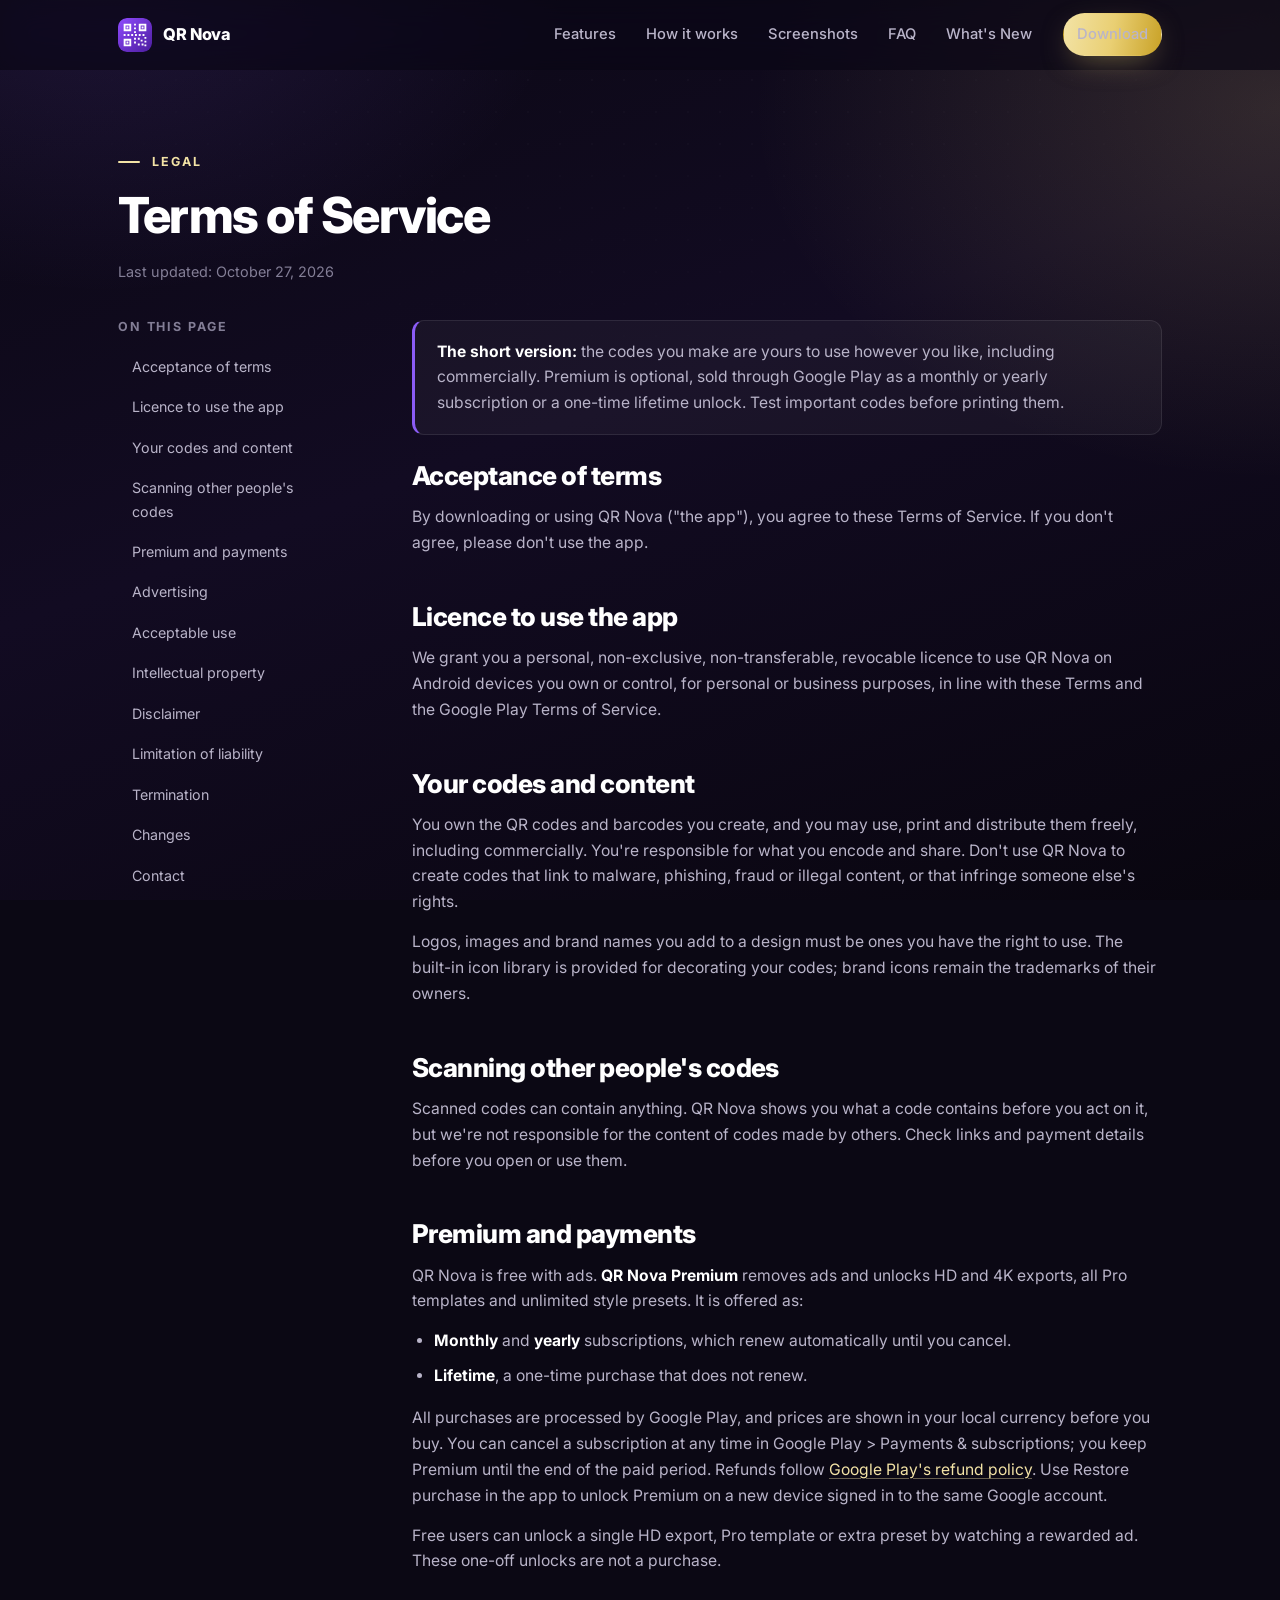
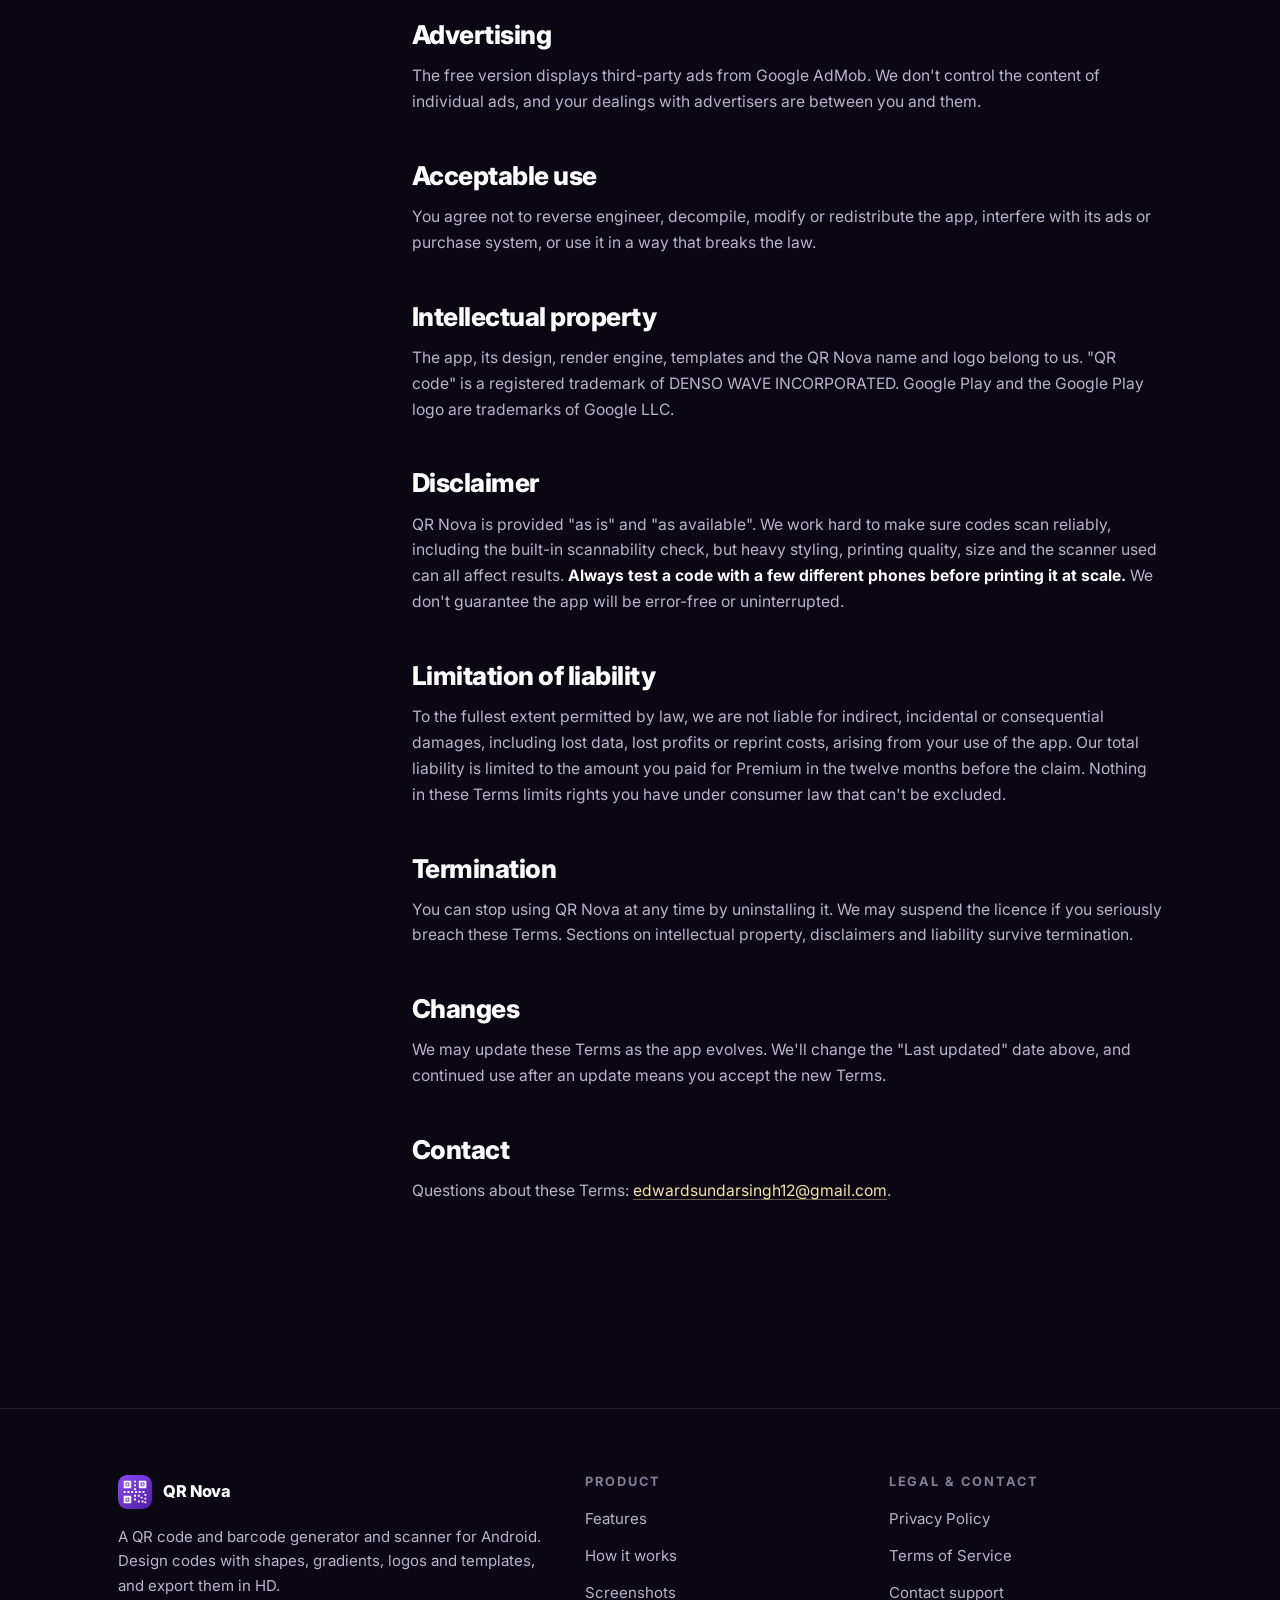
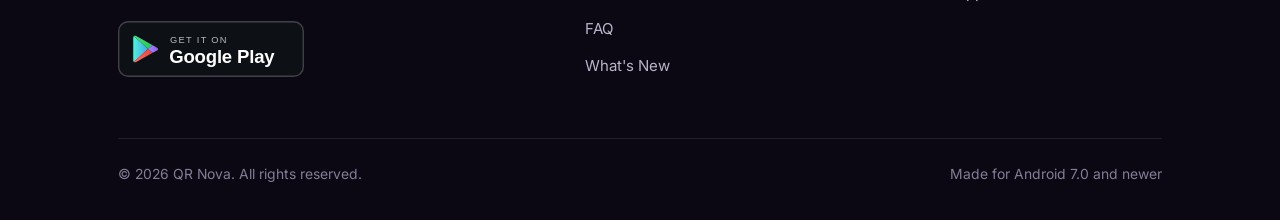
<file: terms.html>
<!DOCTYPE html>
<html lang="en">
<head>
<meta charset="utf-8">
<meta name="viewport" content="width=device-width, initial-scale=1">
<title>Terms of Service — QR Nova</title>
<meta name="description" content="Terms of Service for QR Nova, the QR code and barcode generator and scanner for Android, including Premium subscriptions and lifetime purchase.">
<meta name="theme-color" content="#0b0814">
<link rel="canonical" href="https://edwardsundarsingh12-maker.github.io/QRNovaWeb/terms.html">
<meta property="og:type" content="website">
<meta property="og:title" content="Terms of Service — QR Nova">
<meta property="og:description" content="Terms of Service for QR Nova, the QR code and barcode generator and scanner for Android, including Premium subscriptions and lifetime purchase.">
<meta property="og:image" content="https://edwardsundarsingh12-maker.github.io/QRNovaWeb/assets/og-image.jpg">
<meta property="og:url" content="https://edwardsundarsingh12-maker.github.io/QRNovaWeb/terms.html">
<link rel="icon" href="assets/icon.svg" type="image/svg+xml">
<link rel="apple-touch-icon" href="assets/icon.png">
<link rel="preconnect" href="https://fonts.googleapis.com">
<link rel="preconnect" href="https://fonts.gstatic.com" crossorigin>
<link href="https://fonts.googleapis.com/css2?family=Inter:wght@400;500;600;700;800&display=swap" rel="stylesheet">
<link rel="stylesheet" href="styles.css">
</head>
<body>
<a class="skip-link" href="#main">Skip to content</a>

<header class="nav">
  <div class="wrap nav-inner">
    <a class="brand" href="index.html">
      <img src="assets/icon.svg" alt="" width="34" height="34">
      <span>QR Nova</span>
    </a>
    <button class="nav-toggle" type="button" aria-expanded="false" aria-controls="nav-links" aria-label="Toggle navigation menu">
      <svg class="ico-open" viewBox="0 0 24 24" fill="none" stroke="currentColor" stroke-width="2" stroke-linecap="round" aria-hidden="true"><path d="M3 6h18M3 12h18M3 18h18"/></svg>
      <svg class="ico-close" viewBox="0 0 24 24" fill="none" stroke="currentColor" stroke-width="2" stroke-linecap="round" aria-hidden="true"><path d="M6 6l12 12M18 6 6 18"/></svg>
    </button>
    <nav class="nav-links" id="nav-links" aria-label="Main">
      <a href="index.html#features">Features</a>
      <a href="index.html#workflow">How it works</a>
      <a href="index.html#screenshots">Screenshots</a>
      <a href="index.html#faq">FAQ</a>
      <a href="whats-new.html">What's New</a>
      <a class="btn btn-primary nav-cta" href="https://play.google.com/store/apps/details?id=com.qrnova.qrmaker">Download</a>
    </nav>
  </div>
</header>

<main id="main">
<section class="legal-hero">
  <div class="wrap">
    <span class="eyebrow">Legal</span>
    <h1>Terms of Service</h1>
    <p class="updated">Last updated: October 27, 2026</p>
  </div>
</section>
<div class="wrap legal-layout">
  <aside class="toc" aria-label="On this page">
    <h4>On this page</h4>
    <ol>
          <li><a href="#acceptance">Acceptance of terms</a></li>
          <li><a href="#licence">Licence to use the app</a></li>
          <li><a href="#your-content">Your codes and content</a></li>
          <li><a href="#scanning">Scanning other people's codes</a></li>
          <li><a href="#premium">Premium and payments</a></li>
          <li><a href="#ads">Advertising</a></li>
          <li><a href="#acceptable-use">Acceptable use</a></li>
          <li><a href="#ip">Intellectual property</a></li>
          <li><a href="#disclaimer">Disclaimer</a></li>
          <li><a href="#liability">Limitation of liability</a></li>
          <li><a href="#termination">Termination</a></li>
          <li><a href="#changes">Changes</a></li>
          <li><a href="#contact">Contact</a></li>
    </ol>
  </aside>
  <article class="prose">
    <div class="callout"><p><b>The short version:</b> the codes you make are yours to use however you like, including commercially. Premium is optional, sold through Google Play as a monthly or yearly subscription or a one-time lifetime unlock. Test important codes before printing them.</p></div>
      <h2 id="acceptance">Acceptance of terms</h2>
      <p>By downloading or using QR Nova ("the app"), you agree to these Terms of Service. If you don't agree, please don't use the app.</p>
      <h2 id="licence">Licence to use the app</h2>
      <p>We grant you a personal, non-exclusive, non-transferable, revocable licence to use QR Nova on Android devices you own or control, for personal or business purposes, in line with these Terms and the Google Play Terms of Service.</p>
      <h2 id="your-content">Your codes and content</h2>
      <p>You own the QR codes and barcodes you create, and you may use, print and distribute them freely, including commercially. You're responsible for what you encode and share. Don't use QR Nova to create codes that link to malware, phishing, fraud or illegal content, or that infringe someone else's rights.</p>
      <p>Logos, images and brand names you add to a design must be ones you have the right to use. The built-in icon library is provided for decorating your codes; brand icons remain the trademarks of their owners.</p>
      <h2 id="scanning">Scanning other people's codes</h2>
      <p>Scanned codes can contain anything. QR Nova shows you what a code contains before you act on it, but we're not responsible for the content of codes made by others. Check links and payment details before you open or use them.</p>
      <h2 id="premium">Premium and payments</h2>
      <p>QR Nova is free with ads. <b>QR Nova Premium</b> removes ads and unlocks HD and 4K exports, all Pro templates and unlimited style presets. It is offered as:</p>
      <ul>
        <li><b>Monthly</b> and <b>yearly</b> subscriptions, which renew automatically until you cancel.</li>
        <li><b>Lifetime</b>, a one-time purchase that does not renew.</li>
      </ul>
      <p>All purchases are processed by Google Play, and prices are shown in your local currency before you buy. You can cancel a subscription at any time in Google Play &gt; Payments &amp; subscriptions; you keep Premium until the end of the paid period. Refunds follow <a href="https://support.google.com/googleplay/answer/2479637" rel="noopener">Google Play's refund policy</a>. Use Restore purchase in the app to unlock Premium on a new device signed in to the same Google account.</p>
      <p>Free users can unlock a single HD export, Pro template or extra preset by watching a rewarded ad. These one-off unlocks are not a purchase.</p>
      <h2 id="ads">Advertising</h2>
      <p>The free version displays third-party ads from Google AdMob. We don't control the content of individual ads, and your dealings with advertisers are between you and them.</p>
      <h2 id="acceptable-use">Acceptable use</h2>
      <p>You agree not to reverse engineer, decompile, modify or redistribute the app, interfere with its ads or purchase system, or use it in a way that breaks the law.</p>
      <h2 id="ip">Intellectual property</h2>
      <p>The app, its design, render engine, templates and the QR Nova name and logo belong to us. "QR code" is a registered trademark of DENSO WAVE INCORPORATED. Google Play and the Google Play logo are trademarks of Google LLC.</p>
      <h2 id="disclaimer">Disclaimer</h2>
      <p>QR Nova is provided "as is" and "as available". We work hard to make sure codes scan reliably, including the built-in scannability check, but heavy styling, printing quality, size and the scanner used can all affect results. <b>Always test a code with a few different phones before printing it at scale.</b> We don't guarantee the app will be error-free or uninterrupted.</p>
      <h2 id="liability">Limitation of liability</h2>
      <p>To the fullest extent permitted by law, we are not liable for indirect, incidental or consequential damages, including lost data, lost profits or reprint costs, arising from your use of the app. Our total liability is limited to the amount you paid for Premium in the twelve months before the claim. Nothing in these Terms limits rights you have under consumer law that can't be excluded.</p>
      <h2 id="termination">Termination</h2>
      <p>You can stop using QR Nova at any time by uninstalling it. We may suspend the licence if you seriously breach these Terms. Sections on intellectual property, disclaimers and liability survive termination.</p>
      <h2 id="changes">Changes</h2>
      <p>We may update these Terms as the app evolves. We'll change the "Last updated" date above, and continued use after an update means you accept the new Terms.</p>
      <h2 id="contact">Contact</h2>
      <p>Questions about these Terms: <a href="mailto:edwardsundarsingh12@gmail.com">edwardsundarsingh12@gmail.com</a>.</p>
  </article>
</div>
</main>

<footer class="footer">
  <div class="wrap">
    <div class="footer-grid">
      <div class="footer-brand">
        <a class="brand" href="index.html">
          <img src="assets/icon.svg" alt="" width="34" height="34">
          <span>QR Nova</span>
        </a>
        <p>A QR code and barcode generator and scanner for Android. Design codes with shapes, gradients, logos and templates, and export them in HD.</p>
        <div class="footer-badges">
          <a class="badge-link" href="https://play.google.com/store/apps/details?id=com.qrnova.qrmaker">
            <img src="assets/badge-googleplay.svg" alt="Get it on Google Play" width="186" height="56" loading="lazy">
          </a>
        </div>
      </div>
      <div>
        <h4>Product</h4>
        <ul>
          <li><a href="index.html#features">Features</a></li>
          <li><a href="index.html#workflow">How it works</a></li>
          <li><a href="index.html#screenshots">Screenshots</a></li>
          <li><a href="index.html#faq">FAQ</a></li>
          <li><a href="whats-new.html">What's New</a></li>
        </ul>
      </div>
      <div>
        <h4>Legal &amp; contact</h4>
        <ul>
          <li><a href="privacy.html">Privacy Policy</a></li>
          <li><a href="terms.html">Terms of Service</a></li>
          <li><a href="mailto:edwardsundarsingh12@gmail.com">Contact support</a></li>
        </ul>
      </div>
    </div>
    <div class="footer-bottom">
      <span>&copy; <span data-year>2026</span> QR Nova. All rights reserved.</span>
      <span>Made for Android 7.0 and newer</span>
    </div>
  </div>
</footer>

<script src="app.js" defer></script>
</body>
</html>
</file>
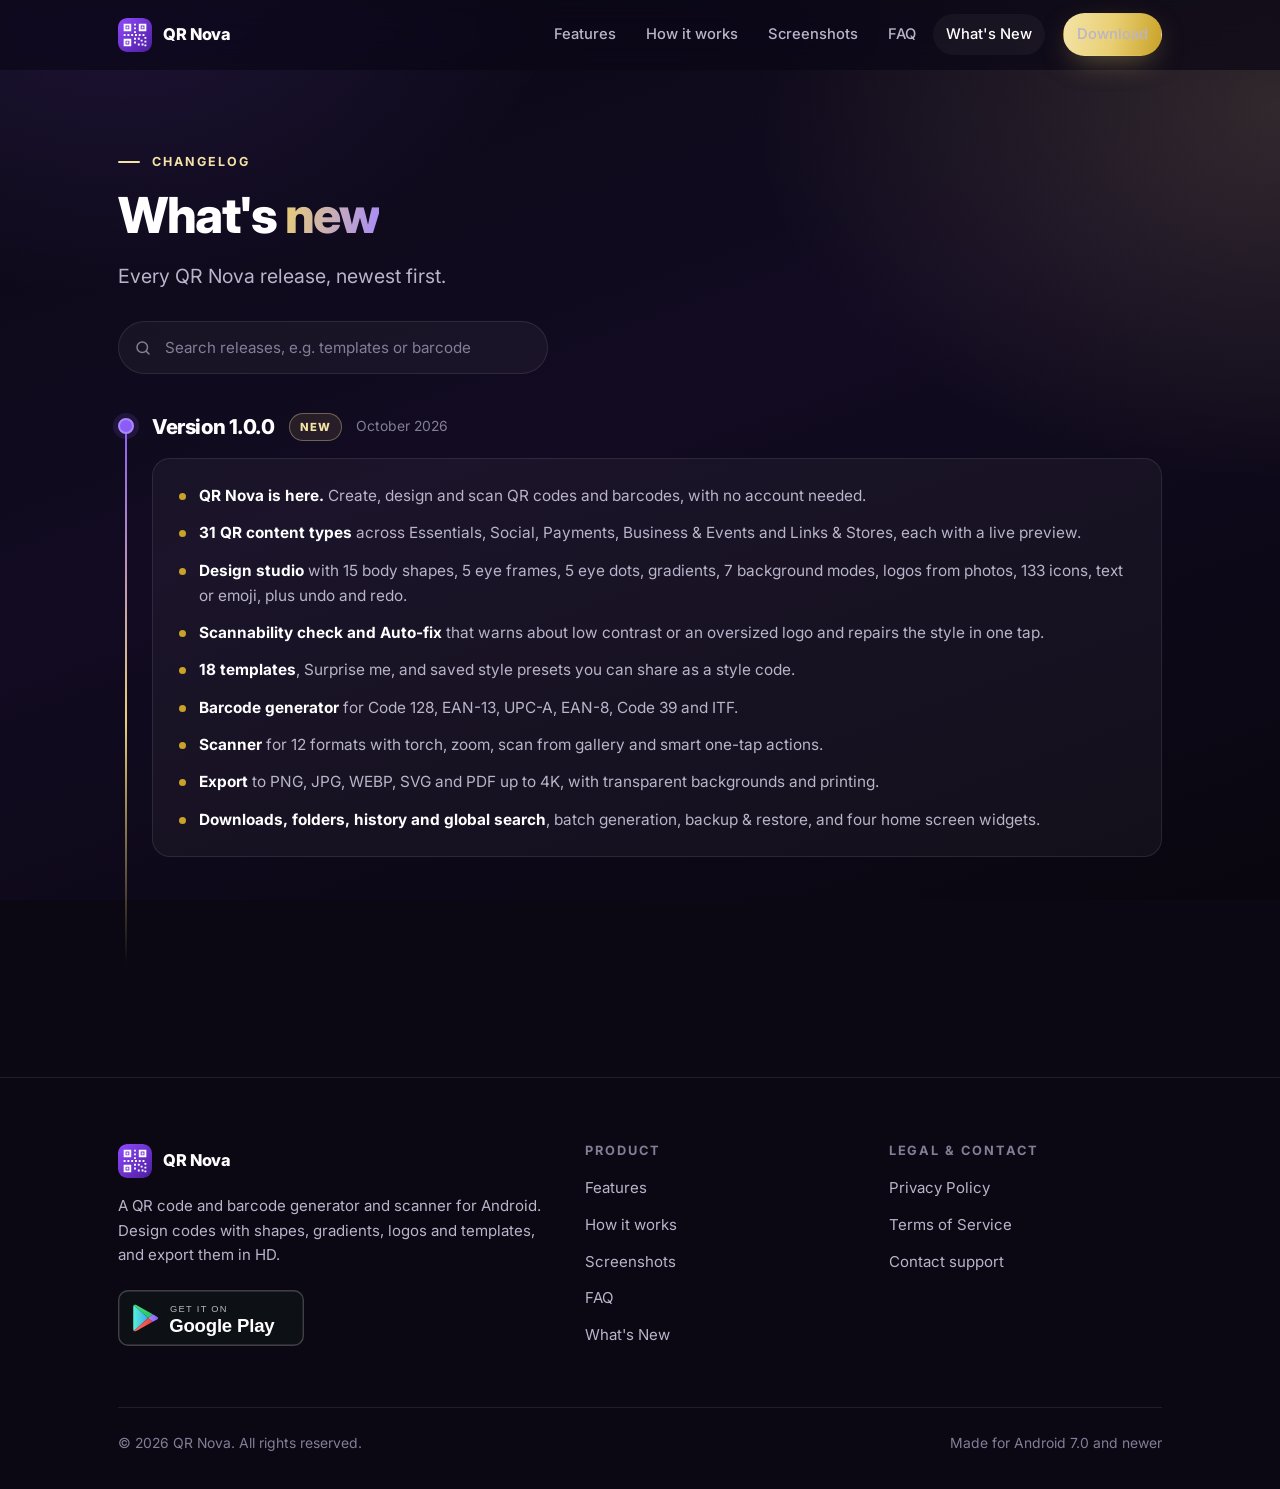
<file: whats-new.html>
<!DOCTYPE html>
<html lang="en">
<head>
<meta charset="utf-8">
<meta name="viewport" content="width=device-width, initial-scale=1">
<title>What's New — QR Nova</title>
<meta name="description" content="Release notes for QR Nova, the QR code and barcode generator and scanner for Android.">
<meta name="theme-color" content="#0b0814">
<link rel="canonical" href="https://edwardsundarsingh12-maker.github.io/QRNovaWeb/whats-new.html">
<meta property="og:type" content="website">
<meta property="og:title" content="What's New — QR Nova">
<meta property="og:description" content="Release notes for QR Nova, the QR code and barcode generator and scanner for Android.">
<meta property="og:image" content="https://edwardsundarsingh12-maker.github.io/QRNovaWeb/assets/og-image.jpg">
<meta property="og:url" content="https://edwardsundarsingh12-maker.github.io/QRNovaWeb/whats-new.html">
<link rel="icon" href="assets/icon.svg" type="image/svg+xml">
<link rel="apple-touch-icon" href="assets/icon.png">
<link rel="preconnect" href="https://fonts.googleapis.com">
<link rel="preconnect" href="https://fonts.gstatic.com" crossorigin>
<link href="https://fonts.googleapis.com/css2?family=Inter:wght@400;500;600;700;800&display=swap" rel="stylesheet">
<link rel="stylesheet" href="styles.css">
</head>
<body>
<a class="skip-link" href="#main">Skip to content</a>

<header class="nav">
  <div class="wrap nav-inner">
    <a class="brand" href="index.html">
      <img src="assets/icon.svg" alt="" width="34" height="34">
      <span>QR Nova</span>
    </a>
    <button class="nav-toggle" type="button" aria-expanded="false" aria-controls="nav-links" aria-label="Toggle navigation menu">
      <svg class="ico-open" viewBox="0 0 24 24" fill="none" stroke="currentColor" stroke-width="2" stroke-linecap="round" aria-hidden="true"><path d="M3 6h18M3 12h18M3 18h18"/></svg>
      <svg class="ico-close" viewBox="0 0 24 24" fill="none" stroke="currentColor" stroke-width="2" stroke-linecap="round" aria-hidden="true"><path d="M6 6l12 12M18 6 6 18"/></svg>
    </button>
    <nav class="nav-links" id="nav-links" aria-label="Main">
      <a href="index.html#features">Features</a>
      <a href="index.html#workflow">How it works</a>
      <a href="index.html#screenshots">Screenshots</a>
      <a href="index.html#faq">FAQ</a>
      <a href="whats-new.html" aria-current="page">What's New</a>
      <a class="btn btn-primary nav-cta" href="https://play.google.com/store/apps/details?id=com.qrnova.qrmaker">Download</a>
    </nav>
  </div>
</header>

<main id="main">
<section class="legal-hero">
  <div class="wrap">
    <span class="eyebrow">Changelog</span>
    <h1>What's <span class="grad">new</span></h1>
    <p class="lead" style="margin-top:16px;max-width:40rem">Every QR Nova release, newest first.</p>
    <div class="search-wrap">
      <svg viewBox="0 0 24 24" fill="none" stroke="currentColor" stroke-width="2" stroke-linecap="round" stroke-linejoin="round" aria-hidden="true"><circle cx="11" cy="11" r="7"/><path d="m20 20-3.5-3.5"/></svg>
      <input id="changelog-search" type="search" placeholder="Search releases, e.g. templates or barcode" aria-label="Search the changelog">
    </div>
  </div>
</section>
<div class="wrap">
  <div class="timeline">

    <!-- Copy this <article> block for each new release, newest at the top. -->
    <article class="release feature reveal">
      <div class="rel-head">
        <span class="rel-v">Version 1.0.0</span>
        <span class="tag new">New</span>
        <span class="rel-date">October 2026</span>
      </div>
      <div class="rel-body">
        <ul>
          <li><b>QR Nova is here.</b> Create, design and scan QR codes and barcodes, with no account needed.</li>
          <li><b>31 QR content types</b> across Essentials, Social, Payments, Business &amp; Events and Links &amp; Stores, each with a live preview.</li>
          <li><b>Design studio</b> with 15 body shapes, 5 eye frames, 5 eye dots, gradients, 7 background modes, logos from photos, 133 icons, text or emoji, plus undo and redo.</li>
          <li><b>Scannability check and Auto-fix</b> that warns about low contrast or an oversized logo and repairs the style in one tap.</li>
          <li><b>18 templates</b>, Surprise me, and saved style presets you can share as a style code.</li>
          <li><b>Barcode generator</b> for Code 128, EAN-13, UPC-A, EAN-8, Code 39 and ITF.</li>
          <li><b>Scanner</b> for 12 formats with torch, zoom, scan from gallery and smart one-tap actions.</li>
          <li><b>Export</b> to PNG, JPG, WEBP, SVG and PDF up to 4K, with transparent backgrounds and printing.</li>
          <li><b>Downloads, folders, history and global search</b>, batch generation, backup &amp; restore, and four home screen widgets.</li>
        </ul>
      </div>
    </article>

  </div>
  <p class="no-results">No releases match that search.</p>
</div>
</main>

<footer class="footer">
  <div class="wrap">
    <div class="footer-grid">
      <div class="footer-brand">
        <a class="brand" href="index.html">
          <img src="assets/icon.svg" alt="" width="34" height="34">
          <span>QR Nova</span>
        </a>
        <p>A QR code and barcode generator and scanner for Android. Design codes with shapes, gradients, logos and templates, and export them in HD.</p>
        <div class="footer-badges">
          <a class="badge-link" href="https://play.google.com/store/apps/details?id=com.qrnova.qrmaker">
            <img src="assets/badge-googleplay.svg" alt="Get it on Google Play" width="186" height="56" loading="lazy">
          </a>
        </div>
      </div>
      <div>
        <h4>Product</h4>
        <ul>
          <li><a href="index.html#features">Features</a></li>
          <li><a href="index.html#workflow">How it works</a></li>
          <li><a href="index.html#screenshots">Screenshots</a></li>
          <li><a href="index.html#faq">FAQ</a></li>
          <li><a href="whats-new.html">What's New</a></li>
        </ul>
      </div>
      <div>
        <h4>Legal &amp; contact</h4>
        <ul>
          <li><a href="privacy.html">Privacy Policy</a></li>
          <li><a href="terms.html">Terms of Service</a></li>
          <li><a href="mailto:edwardsundarsingh12@gmail.com">Contact support</a></li>
        </ul>
      </div>
    </div>
    <div class="footer-bottom">
      <span>&copy; <span data-year>2026</span> QR Nova. All rights reserved.</span>
      <span>Made for Android 7.0 and newer</span>
    </div>
  </div>
</footer>

<script src="app.js" defer></script>
</body>
</html>
</file>
<file: styles.css>
/* ==========================================================================
   QR Nova — marketing site
   Palette: gold primary + royal purple (from the app icon gradient #8F4BFF → #4B1E9E)
   ========================================================================== */

:root {
  /* surfaces */
  --bg: #0b0814;
  --bg-2: #120b22;
  --card: rgba(255, 255, 255, .04);
  --card-hover: rgba(255, 255, 255, .06);
  --stroke: rgba(255, 255, 255, .09);
  --stroke-hover: rgba(255, 255, 255, .16);

  /* brand */
  --violet: #8b5cf6;
  --violet-light: #a78bfa;
  --violet-deep: #6d28d9;
  --on-violet: #ffffff;
  --gold: #e9cf73;
  --gold-soft: #f3e3a6;
  --gold-dim: #c9a227;
  --on-gold: #1a1206;

  /* type */
  --text: #ffffff;
  --muted: #b9b4c9;
  --faint: #837e96;

  /* shape */
  --r-lg: 28px;
  --r-md: 18px;
  --r-sm: 12px;
  --pill: 999px;

  /* layout */
  --maxw: 1140px;
  --gutter: clamp(20px, 5vw, 48px);
  --nav-h: 70px;
  --section-y: clamp(64px, 9vw, 120px);

  --ease: cubic-bezier(.22, 1, .36, 1);
  --font: "Inter", -apple-system, BlinkMacSystemFont, "Segoe UI", Roboto, Helvetica, Arial, sans-serif;
}

*, *::before, *::after { box-sizing: border-box; }

html { scroll-behavior: smooth; scroll-padding-top: calc(var(--nav-h) + 16px); }

body {
  margin: 0;
  font-family: var(--font);
  font-size: 16px;
  line-height: 1.65;
  color: var(--text);
  background: var(--bg);
  -webkit-font-smoothing: antialiased;
  text-rendering: optimizeLegibility;
  overflow-x: hidden;
}

/* ---------- ambient background ---------- */
body::before {
  content: "";
  position: fixed;
  inset: 0;
  z-index: -2;
  pointer-events: none;
  background:
    radial-gradient(760px 560px at 8% -6%, rgba(139, 92, 246, .16), transparent 62%),
    radial-gradient(880px 620px at 100% 12%, rgba(233, 207, 115, .15), transparent 60%),
    linear-gradient(160deg, #0b0814 0%, #120b22 46%, #09060f 100%);
}
body::after {
  content: "";
  position: fixed;
  inset: 0;
  z-index: -1;
  pointer-events: none;
  opacity: .5;
  background-image: radial-gradient(rgba(255, 255, 255, .055) 1px, transparent 1px);
  background-size: 32px 32px;
  -webkit-mask-image: radial-gradient(ellipse 90% 65% at 50% 0%, #000 5%, transparent 75%);
  mask-image: radial-gradient(ellipse 90% 65% at 50% 0%, #000 5%, transparent 75%);
}

img { max-width: 100%; display: block; }
a { color: inherit; }

:focus-visible {
  outline: 2px solid var(--gold-soft);
  outline-offset: 3px;
  border-radius: 6px;
}

.wrap { width: 100%; max-width: var(--maxw); margin-inline: auto; padding-inline: var(--gutter); }

.skip-link {
  position: absolute; left: -999px; top: 0; z-index: 200;
  background: var(--violet); color: var(--on-violet);
  padding: 10px 18px; border-radius: 0 0 var(--r-sm) 0; font-weight: 700;
}
.skip-link:focus { left: 0; }

/* ---------- typography ---------- */
h1, h2, h3, h4 { margin: 0; line-height: 1.12; letter-spacing: -.02em; font-weight: 800; }
h1 { font-size: clamp(2.3rem, 6vw, 4rem); letter-spacing: -.03em; }
h2 { font-size: clamp(1.9rem, 4.5vw, 2.9rem); }
h3 { font-size: 1.14rem; letter-spacing: -.01em; font-weight: 700; }
p { margin: 0; }

.grad {
  background: linear-gradient(100deg, var(--gold), var(--violet-light));
  -webkit-background-clip: text; background-clip: text;
  color: transparent;
}

.lead { font-size: clamp(1.05rem, 2vw, 1.22rem); color: var(--muted); line-height: 1.7; }

.eyebrow {
  display: inline-flex; align-items: center; gap: 12px;
  font-size: .78rem; font-weight: 700; letter-spacing: .16em; text-transform: uppercase;
  color: var(--gold-soft); margin-bottom: 16px;
}
.eyebrow::before { content: ""; width: 22px; height: 2px; background: var(--gold-soft); border-radius: 2px; }

.section { padding-block: var(--section-y); position: relative; }
.section-head { max-width: 640px; margin-bottom: clamp(34px, 5vw, 56px); }
.section-head .lead { margin-top: 16px; }
.section-head.center { margin-inline: auto; text-align: center; }
.section-head.center .eyebrow { justify-content: center; }

/* ---------- buttons ---------- */
.btn {
  display: inline-flex; align-items: center; justify-content: center; gap: 9px;
  font: inherit; font-weight: 700; font-size: .95rem;
  padding: 13px 24px; border-radius: var(--pill);
  text-decoration: none; cursor: pointer; border: 1px solid transparent;
  transition: transform .3s var(--ease), box-shadow .3s var(--ease), background .3s var(--ease), border-color .3s var(--ease);
}
.btn-primary {
  background: linear-gradient(100deg, var(--gold-soft), var(--gold) 50%, var(--gold-dim));
  color: var(--on-gold);
  box-shadow: 0 10px 30px -10px rgba(233, 207, 115, .5);
}
.btn-primary:hover { transform: translateY(-2px); box-shadow: 0 18px 40px -12px rgba(233, 207, 115, .62); }
.btn-ghost { background: var(--card); border-color: var(--stroke); color: var(--text); }
.btn-ghost:hover { background: var(--card-hover); border-color: var(--stroke-hover); transform: translateY(-2px); }

.badge-link {
  display: inline-block; border-radius: var(--r-sm); line-height: 0;
  transition: transform .3s var(--ease), filter .3s var(--ease);
}
.badge-link:hover { transform: translateY(-2px); filter: brightness(1.12); }
.badge-link img { width: 186px; height: auto; }

/* ---------- nav ---------- */
.nav {
  position: sticky; top: 0; z-index: 100;
  height: var(--nav-h);
  background: rgba(11, 8, 20, .72);
  -webkit-backdrop-filter: saturate(160%) blur(16px);
  backdrop-filter: saturate(160%) blur(16px);
  border-bottom: 1px solid transparent;
  transition: border-color .3s var(--ease), box-shadow .3s var(--ease), background .3s var(--ease);
}
.nav.scrolled {
  border-bottom-color: var(--stroke);
  box-shadow: 0 12px 34px -22px rgba(0, 0, 0, .9);
  background: rgba(11, 8, 20, .88);
}
.nav-inner { height: 100%; display: flex; align-items: center; gap: 20px; }
.brand { display: flex; align-items: center; gap: 11px; text-decoration: none; font-weight: 800; letter-spacing: -.02em; font-size: 1.02rem; white-space: nowrap; }
.brand img { width: 34px; height: 34px; border-radius: 9px; }
.brand span { color: var(--text); }

.nav-links { display: flex; align-items: center; gap: 4px; margin-left: auto; }
.nav-links a {
  text-decoration: none; color: var(--muted); font-size: .92rem; font-weight: 500;
  padding: 8px 13px; border-radius: var(--pill);
  transition: color .25s var(--ease), background .25s var(--ease);
}
.nav-links a:hover, .nav-links a[aria-current="page"] { color: var(--text); background: var(--card); }
.nav-cta { margin-left: 14px; padding: 10px 20px; font-size: .9rem; }

.nav-toggle {
  display: none; margin-left: auto;
  width: 42px; height: 42px; border-radius: var(--r-sm);
  background: var(--card); border: 1px solid var(--stroke); color: var(--text);
  cursor: pointer; align-items: center; justify-content: center;
}
.nav-toggle svg { width: 20px; height: 20px; }
.nav-toggle .ico-close { display: none; }
.nav-toggle[aria-expanded="true"] .ico-open { display: none; }
.nav-toggle[aria-expanded="true"] .ico-close { display: block; }

@media (max-width: 900px) {
  .nav-toggle { display: inline-flex; }
  .nav-links {
    position: absolute; top: var(--nav-h); left: 0; right: 0;
    flex-direction: column; align-items: stretch; gap: 2px;
    margin-left: 0; padding: 14px var(--gutter) 22px;
    background: rgba(10, 7, 18, .98);
    border-bottom: 1px solid var(--stroke);
    -webkit-backdrop-filter: blur(18px); backdrop-filter: blur(18px);
    display: none;
  }
  .nav-links.open { display: flex; }
  .nav-links a { padding: 13px 14px; font-size: 1rem; border-radius: var(--r-sm); }
  .nav-cta { margin-left: 0; margin-top: 10px; justify-content: center; }
}

/* ---------- hero ---------- */
.hero { position: relative; padding-top: clamp(52px, 8vw, 92px); padding-bottom: clamp(60px, 9vw, 110px); overflow: hidden; }
.hero-grid { display: grid; grid-template-columns: minmax(0, 1.03fr) minmax(0, .97fr); gap: clamp(30px, 5vw, 62px); align-items: center; }

.app-pill {
  display: inline-flex; align-items: center; gap: 10px;
  padding: 7px 16px 7px 8px; border-radius: var(--pill);
  background: var(--card); border: 1px solid var(--stroke);
  font-size: .84rem; font-weight: 600; color: var(--muted); margin-bottom: 26px;
}
.app-pill img { width: 24px; height: 24px; border-radius: 7px; }
.app-pill b { color: var(--text); font-weight: 700; }

.hero h1 { margin-bottom: 22px; }
.hero .lead { max-width: 30rem; }
.hero-actions { display: flex; flex-wrap: wrap; align-items: center; gap: 16px 20px; margin-top: 34px; }
.hero-note { font-size: .86rem; color: var(--faint); margin-top: 16px; }

.stats { display: flex; flex-wrap: wrap; gap: clamp(20px, 4vw, 44px); margin-top: 42px; padding-top: 30px; border-top: 1px solid var(--stroke); }
.stat-n { font-size: clamp(1.6rem, 3vw, 2.05rem); font-weight: 800; letter-spacing: -.03em; line-height: 1; background: linear-gradient(100deg, var(--gold), var(--violet-light)); -webkit-background-clip: text; background-clip: text; color: transparent; }
.stat-l { font-size: .84rem; color: var(--faint); margin-top: 8px; letter-spacing: .01em; }

/* phone trio */
.phones { position: relative; display: flex; align-items: center; justify-content: center; min-height: 540px; }
.phones::after {
  content: ""; position: absolute; inset: -8% -14%; z-index: 0; pointer-events: none;
  background: radial-gradient(closest-side, rgba(233, 207, 115, .2), rgba(139, 92, 246, .1) 55%, transparent 78%);
  filter: blur(6px);
}
.phone {
  position: relative; z-index: 2; width: clamp(210px, 25vw, 268px);
  border-radius: 30px; padding: 8px;
  background: linear-gradient(155deg, rgba(255, 255, 255, .18), rgba(255, 255, 255, .04));
  border: 1px solid rgba(255, 255, 255, .13);
  box-shadow: 0 44px 90px -34px rgba(0, 0, 0, .95), 0 0 0 1px rgba(0, 0, 0, .5) inset;
  animation: float 6s ease-in-out infinite;
}
.phone img { border-radius: 23px; width: 100%; height: auto; background: #05040a; }
.phone.behind {
  position: absolute; top: 50%; z-index: 1;
  width: clamp(168px, 20vw, 214px); opacity: .55; animation: none;
  box-shadow: 0 34px 70px -34px rgba(0, 0, 0, .9);
}
.phone.behind.left { left: 50%; transform: translate(-172%, -50%) rotate(-9deg); }
.phone.behind.right { left: 50%; transform: translate(72%, -50%) rotate(9deg); }

@keyframes float { 0%, 100% { transform: translateY(-16px); } 50% { transform: translateY(16px); } }

@media (max-width: 940px) {
  .hero-grid { grid-template-columns: 1fr; }
  .hero .lead { max-width: none; }
  .phones { min-height: 470px; margin-top: 18px; }
}
@media (max-width: 560px) {
  .phone.behind.left { transform: translate(-136%, -50%) rotate(-9deg); }
  .phone.behind.right { transform: translate(36%, -50%) rotate(9deg); }
  .phones { min-height: 420px; }
}

/* ---------- feature cards ---------- */
.cards { display: grid; grid-template-columns: repeat(auto-fit, minmax(248px, 1fr)); gap: 18px; }
.card {
  background: var(--card); border: 1px solid var(--stroke); border-radius: var(--r-md);
  padding: 26px 24px 28px;
  transition: background .3s var(--ease), border-color .3s var(--ease), transform .3s var(--ease);
}
.card:hover { background: var(--card-hover); border-color: var(--stroke-hover); transform: translateY(-3px); }
.card h3 { margin-bottom: 10px; }
.card p { color: var(--muted); font-size: .95rem; }
.ico {
  width: 46px; height: 46px; border-radius: 13px; margin-bottom: 18px;
  display: grid; place-items: center;
  background: linear-gradient(140deg, rgba(139, 92, 246, .24), rgba(139, 92, 246, .06));
  border: 1px solid rgba(139, 92, 246, .24);
  color: var(--violet-light);
}
.card:nth-child(even) .ico {
  background: linear-gradient(140deg, rgba(233, 207, 115, .24), rgba(233, 207, 115, .06));
  border-color: rgba(233, 207, 115, .26);
  color: var(--gold-soft);
}
.ico svg { width: 24px; height: 24px; }

/* ---------- workflow steps ---------- */
.steps { counter-reset: step; display: grid; grid-template-columns: repeat(auto-fit, minmax(232px, 1fr)); gap: 18px; }
.step {
  counter-increment: step; position: relative;
  background: var(--card); border: 1px solid var(--stroke); border-radius: var(--r-md);
  padding: 26px 24px 28px;
  transition: background .3s var(--ease), border-color .3s var(--ease), transform .3s var(--ease);
}
.step:hover { background: var(--card-hover); border-color: var(--stroke-hover); transform: translateY(-3px); }
.step::before {
  content: counter(step, decimal-leading-zero);
  display: block; font-size: 1.5rem; font-weight: 800; letter-spacing: -.03em;
  color: var(--gold-soft); margin-bottom: 14px; line-height: 1;
}
.step h3 { margin-bottom: 9px; }
.step p { color: var(--muted); font-size: .95rem; }

/* ---------- benefits ---------- */
.benefit-grid { display: grid; grid-template-columns: repeat(auto-fit, minmax(300px, 1fr)); gap: 14px 34px; }
.check-row { display: flex; gap: 14px; align-items: flex-start; padding: 14px 0; border-bottom: 1px solid var(--stroke); }
.check-row:last-child { border-bottom: 0; }
.check-row svg { width: 21px; height: 21px; flex: none; margin-top: 3px; color: var(--gold); }
.check-row b { display: block; font-weight: 700; margin-bottom: 3px; }
.check-row span { color: var(--muted); font-size: .93rem; }

/* ---------- screenshots carousel ---------- */
.shots-head { display: flex; align-items: flex-end; justify-content: space-between; gap: 24px; flex-wrap: wrap; }
.car-nav { display: flex; gap: 10px; }
.car-btn {
  width: 44px; height: 44px; border-radius: 50%;
  background: var(--card); border: 1px solid var(--stroke); color: var(--text);
  display: grid; place-items: center; cursor: pointer;
  transition: background .25s var(--ease), border-color .25s var(--ease), transform .25s var(--ease);
}
.car-btn:hover { background: var(--card-hover); border-color: var(--stroke-hover); transform: translateY(-2px); }
.car-btn svg { width: 19px; height: 19px; }

.carousel {
  display: flex; gap: 22px; overflow-x: auto; scroll-snap-type: x mandatory;
  padding: 6px 0 26px; margin-top: clamp(28px, 4vw, 44px);
  scrollbar-width: thin; scrollbar-color: rgba(255, 255, 255, .18) transparent;
}
.carousel::-webkit-scrollbar { height: 7px; }
.carousel::-webkit-scrollbar-thumb { background: rgba(255, 255, 255, .18); border-radius: 99px; }
.shot { scroll-snap-align: center; flex: 0 0 auto; width: clamp(212px, 27vw, 258px); }
.shot-frame {
  border-radius: 26px; padding: 7px;
  background: linear-gradient(155deg, rgba(255, 255, 255, .16), rgba(255, 255, 255, .035));
  border: 1px solid rgba(255, 255, 255, .12);
  box-shadow: 0 30px 60px -30px rgba(0, 0, 0, .9);
  transition: transform .35s var(--ease), border-color .35s var(--ease);
}
.shot:hover .shot-frame { transform: translateY(-5px); border-color: var(--stroke-hover); }
.shot-frame img { border-radius: 20px; width: 100%; height: auto; background: #05040a; }
.shot-cap { margin-top: 15px; font-size: .9rem; color: var(--muted); text-align: center; }
.shot-cap b { display: block; color: var(--text); font-weight: 700; margin-bottom: 2px; }

/* ---------- FAQ ---------- */
.faq { max-width: 820px; }
details {
  background: var(--card); border: 1px solid var(--stroke); border-radius: var(--r-md);
  margin-bottom: 12px; overflow: hidden;
  transition: background .3s var(--ease), border-color .3s var(--ease);
}
details:hover { background: var(--card-hover); border-color: var(--stroke-hover); }
summary {
  list-style: none; cursor: pointer; padding: 20px 22px;
  display: flex; align-items: center; justify-content: space-between; gap: 20px;
  font-weight: 700; font-size: 1.02rem; letter-spacing: -.01em;
}
summary::-webkit-details-marker { display: none; }
.plus { flex: none; width: 20px; height: 20px; position: relative; transition: transform .3s var(--ease); color: var(--gold-soft); }
.plus::before, .plus::after { content: ""; position: absolute; background: currentColor; border-radius: 2px; }
.plus::before { left: 0; right: 0; top: 9px; height: 2px; }
.plus::after { top: 0; bottom: 0; left: 9px; width: 2px; transition: opacity .3s var(--ease); }
details[open] .plus { transform: rotate(180deg); }
details[open] .plus::after { opacity: 0; }
details > p, details > div { padding: 0 22px 22px; color: var(--muted); font-size: .96rem; }

/* ---------- CTA band ---------- */
.cta-band { position: relative; overflow: hidden; border-radius: var(--r-lg); padding: clamp(42px, 6vw, 70px) clamp(26px, 5vw, 62px); text-align: center; border: 1px solid var(--stroke); background: linear-gradient(140deg, rgba(139, 92, 246, .16), rgba(233, 207, 115, .13) 62%, rgba(255, 255, 255, .03)); }
.cta-band::after { content: ""; position: absolute; z-index: 0; width: 620px; height: 620px; left: 50%; top: 100%; transform: translate(-50%, -46%); background: radial-gradient(closest-side, rgba(233, 207, 115, .3), transparent 72%); filter: blur(48px); pointer-events: none; }
.cta-band > * { position: relative; z-index: 1; }
.cta-band .lead { max-width: 46rem; margin: 18px auto 0; }
.cta-actions { display: flex; flex-wrap: wrap; gap: 16px 20px; justify-content: center; align-items: center; margin-top: 34px; }

/* ---------- footer ---------- */
.footer { border-top: 1px solid var(--stroke); margin-top: clamp(60px, 8vw, 100px); padding-top: clamp(44px, 6vw, 66px); padding-bottom: 34px; }
.footer-grid { display: grid; grid-template-columns: minmax(0, 1.6fr) repeat(2, minmax(0, 1fr)); gap: 40px 30px; }
.footer-brand p { color: var(--muted); font-size: .94rem; max-width: 30rem; margin-top: 16px; }
.footer-badges { margin-top: 22px; }
.footer h4 { font-size: .8rem; letter-spacing: .15em; text-transform: uppercase; color: var(--faint); font-weight: 700; margin-bottom: 16px; }
.footer ul { list-style: none; margin: 0; padding: 0; display: grid; gap: 10px; }
.footer ul a { color: var(--muted); text-decoration: none; font-size: .94rem; transition: color .25s var(--ease); }
.footer ul a:hover { color: var(--gold-soft); }
.footer-bottom { margin-top: clamp(36px, 5vw, 54px); padding-top: 24px; border-top: 1px solid var(--stroke); display: flex; flex-wrap: wrap; gap: 12px 26px; justify-content: space-between; color: var(--faint); font-size: .87rem; }
@media (max-width: 760px) { .footer-grid { grid-template-columns: 1fr 1fr; } .footer-brand { grid-column: 1 / -1; } }

/* ---------- legal pages ---------- */
.legal-hero { padding-top: clamp(44px, 6vw, 74px); padding-bottom: clamp(24px, 3vw, 36px); }
.legal-hero h1 { font-size: clamp(2rem, 5vw, 3.1rem); }
.updated { color: var(--faint); font-size: .9rem; margin-top: 16px; }
.legal-layout { display: grid; grid-template-columns: 230px 1fr; gap: clamp(30px, 5vw, 64px); align-items: start; padding-bottom: clamp(50px, 7vw, 90px); }
.toc { position: sticky; top: calc(var(--nav-h) + 24px); }
.toc h4 { font-size: .78rem; letter-spacing: .15em; text-transform: uppercase; color: var(--faint); font-weight: 700; margin-bottom: 14px; }
.toc ol { list-style: none; margin: 0; padding: 0; display: grid; gap: 3px; counter-reset: toc; }
.toc a { display: block; text-decoration: none; color: var(--muted); font-size: .89rem; padding: 7px 12px; border-radius: var(--r-sm); border-left: 2px solid transparent; transition: color .25s var(--ease), background .25s var(--ease), border-color .25s var(--ease); }
.toc a:hover { color: var(--text); background: var(--card); border-left-color: var(--gold); }
@media (max-width: 820px) { .legal-layout { grid-template-columns: 1fr; } .toc { display: none; } }

.prose { max-width: 820px; }
.prose h2 { font-size: clamp(1.32rem, 2.6vw, 1.62rem); margin-top: 46px; margin-bottom: 14px; scroll-margin-top: calc(var(--nav-h) + 20px); }
.prose h2:first-of-type { margin-top: 0; }
.prose h3 { margin-top: 28px; margin-bottom: 10px; }
.prose p, .prose li { color: var(--muted); font-size: .98rem; }
.prose p { margin-bottom: 14px; }
.prose ul, .prose ol { margin: 0 0 16px; padding-left: 22px; display: grid; gap: 9px; }
.prose li b, .prose p b { color: var(--text); font-weight: 700; }
.prose a { color: var(--gold-soft); text-decoration-color: rgba(243, 227, 166, .4); text-underline-offset: 3px; }
.prose table { width: 100%; border-collapse: collapse; margin-bottom: 18px; font-size: .93rem; }
.prose th, .prose td { text-align: left; padding: 11px 14px; border-bottom: 1px solid var(--stroke); color: var(--muted); vertical-align: top; }
.prose th { color: var(--text); font-weight: 700; font-size: .83rem; letter-spacing: .06em; text-transform: uppercase; }
.table-scroll { overflow-x: auto; }

.callout {
  background: var(--card); border: 1px solid var(--stroke); border-left: 3px solid var(--violet);
  border-radius: var(--r-sm); padding: 18px 22px; margin-bottom: 26px;
}
.callout p { margin-bottom: 0; color: var(--muted); }
.callout p + p { margin-top: 10px; }
.callout.gold { border-left-color: var(--gold); }

/* ---------- changelog ---------- */
.search-wrap { position: relative; max-width: 430px; margin-top: 28px; }
.search-wrap svg { position: absolute; left: 16px; top: 50%; transform: translateY(-50%); width: 18px; height: 18px; color: var(--faint); pointer-events: none; }
.search-wrap input {
  width: 100%; font: inherit; font-size: .95rem; color: var(--text);
  background: var(--card); border: 1px solid var(--stroke); border-radius: var(--pill);
  padding: 13px 20px 13px 46px;
  transition: border-color .25s var(--ease), background .25s var(--ease);
}
.search-wrap input::placeholder { color: var(--faint); }
.search-wrap input:focus { outline: none; border-color: var(--gold); background: var(--card-hover); }

.timeline { position: relative; padding-left: 34px; padding-bottom: clamp(50px, 7vw, 90px); }
.timeline::before { content: ""; position: absolute; left: 7px; top: 12px; bottom: 12px; width: 2px; border-radius: 2px; background: linear-gradient(180deg, var(--violet), var(--gold) 55%, transparent); }
.release { position: relative; margin-bottom: 30px; }
.release::before { content: ""; position: absolute; left: -34px; top: 8px; width: 16px; height: 16px; border-radius: 50%; background: var(--bg-2); border: 2px solid var(--gold-dim); }
.release.feature::before { background: var(--violet); border-color: var(--violet-light); box-shadow: 0 0 0 5px rgba(139, 92, 246, .14); }
.rel-head { display: flex; flex-wrap: wrap; align-items: center; gap: 10px 14px; margin-bottom: 14px; }
.rel-v { font-size: 1.28rem; font-weight: 800; letter-spacing: -.02em; }
.rel-date { color: var(--faint); font-size: .87rem; }
.tag { font-size: .7rem; font-weight: 800; letter-spacing: .1em; text-transform: uppercase; padding: 4px 10px; border-radius: var(--pill); border: 1px solid; }
.tag.new { color: var(--gold-soft); border-color: rgba(243, 227, 166, .35); background: rgba(233, 207, 115, .1); }
.tag.improved { color: var(--violet-light); border-color: rgba(139, 92, 246, .35); background: rgba(139, 92, 246, .1); }
.tag.fixed { color: #ff9c9c; border-color: rgba(255, 107, 107, .32); background: rgba(255, 107, 107, .1); }
.rel-body { background: var(--card); border: 1px solid var(--stroke); border-radius: var(--r-md); padding: 24px 26px; transition: background .3s var(--ease), border-color .3s var(--ease); }
.release:hover .rel-body { background: var(--card-hover); border-color: var(--stroke-hover); }
.rel-body ul { list-style: none; margin: 0; padding: 0; display: grid; gap: 12px; }
.rel-body li { color: var(--muted); font-size: .96rem; padding-left: 20px; position: relative; }
.rel-body li::before { content: ""; position: absolute; left: 0; top: 10px; width: 7px; height: 7px; border-radius: 50%; background: var(--gold-dim); }
.rel-body li b { color: var(--text); font-weight: 700; }
.no-results { display: none; color: var(--muted); padding: 30px 0; }
.no-results.show { display: block; }

/* ---------- reveal ---------- */
.reveal { opacity: 0; transform: translateY(26px); transition: opacity .7s var(--ease), transform .7s var(--ease); }
.reveal.in { opacity: 1; transform: none; }
.d1 { transition-delay: .08s; } .d2 { transition-delay: .16s; } .d3 { transition-delay: .24s; }

@media (prefers-reduced-motion: reduce) {
  html { scroll-behavior: auto; }
  *, *::before, *::after { animation-duration: .001ms !important; animation-iteration-count: 1 !important; transition-duration: .001ms !important; }
  .reveal { opacity: 1; transform: none; }
  .phone { animation: none; }
}

/* ---------- content-type chips ---------- */
.type-groups { display: grid; grid-template-columns: repeat(auto-fit, minmax(260px, 1fr)); gap: 18px; }
.type-group { background: var(--card); border: 1px solid var(--stroke); border-radius: var(--r-md); padding: 22px 22px 24px; }
.type-group h3 { font-size: 1rem; margin-bottom: 14px; display: flex; align-items: baseline; justify-content: space-between; gap: 10px; }
.type-group h3 small { color: var(--gold-soft); font-weight: 700; font-size: .8rem; letter-spacing: .04em; }
.chips { display: flex; flex-wrap: wrap; gap: 8px; list-style: none; margin: 0; padding: 0; }
.chips li { font-size: .84rem; color: var(--muted); padding: 6px 12px; border-radius: var(--pill); background: rgba(139, 92, 246, .1); border: 1px solid rgba(139, 92, 246, .22); }
.type-group:nth-child(even) .chips li { background: rgba(233, 207, 115, .08); border-color: rgba(233, 207, 115, .22); }
</file>
